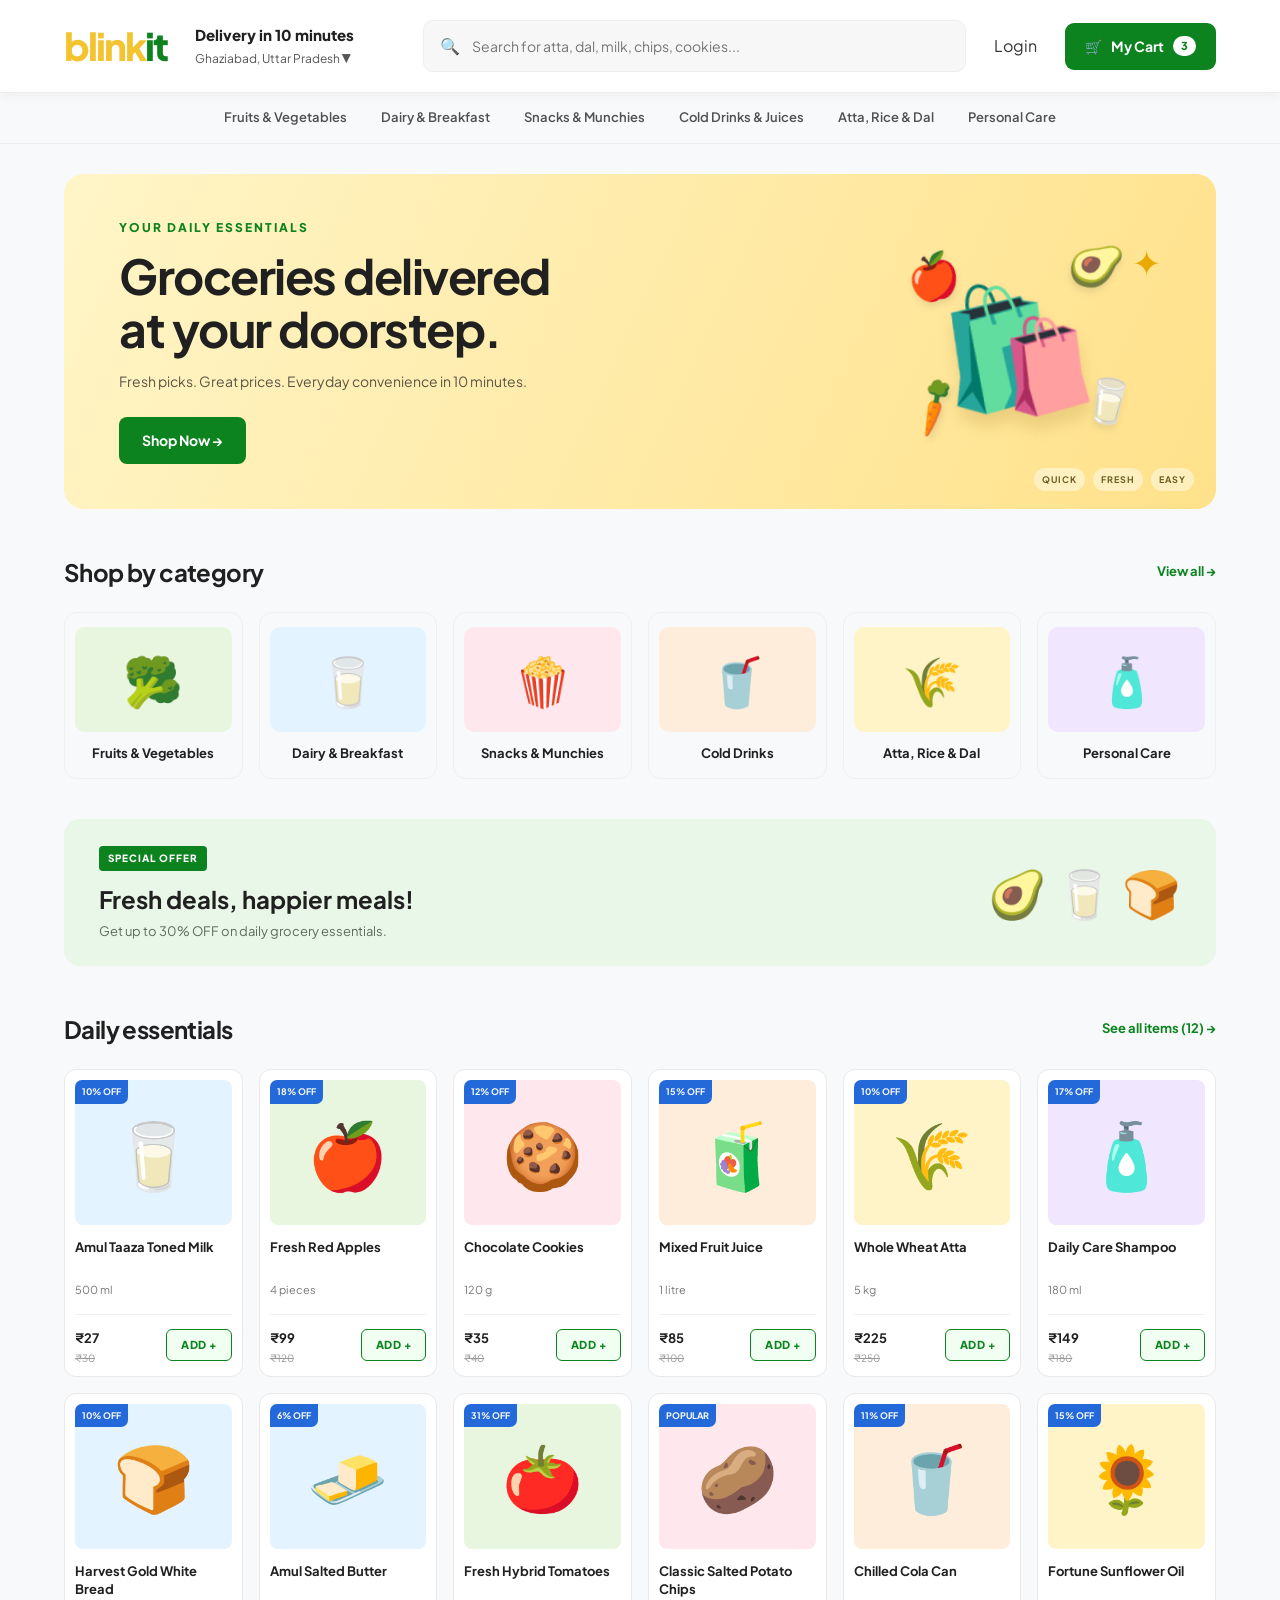
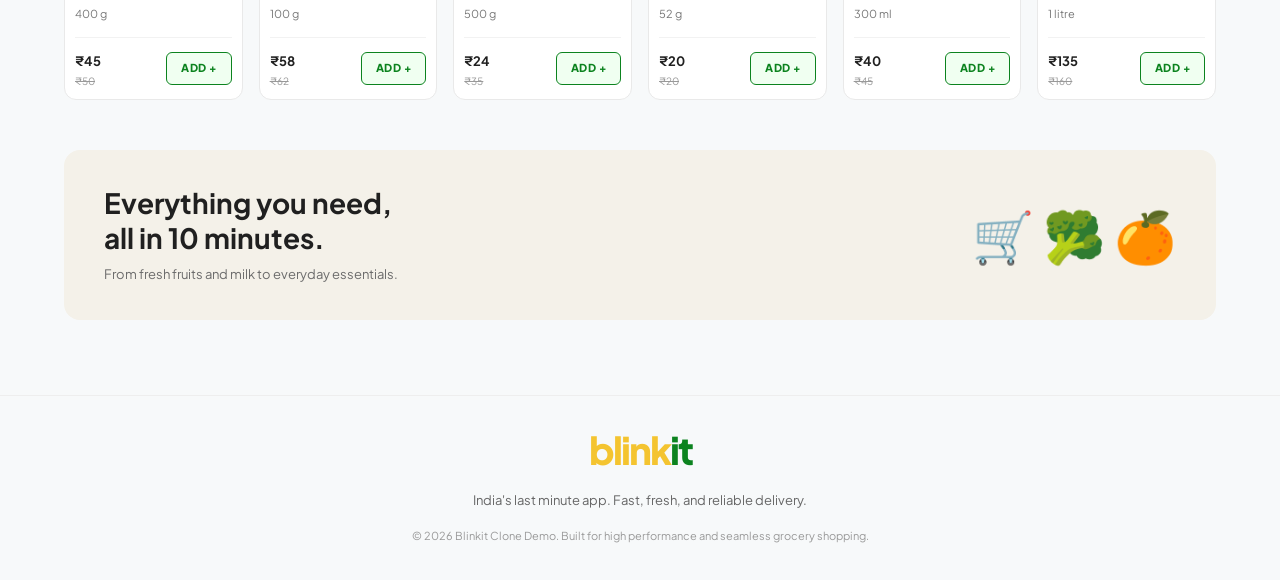
<file: index.html>
<!DOCTYPE html>
<html lang="en">
<head>
    <meta charset="UTF-8">
    <meta name="viewport" content="width=device-width, initial-scale=1.0">
    <title>Blinkit | 10 Minute Grocery Delivery</title>
    <meta name="description" content="Shop daily groceries, fresh fruits, vegetables, dairy, snacks, and essentials delivered to your doorstep in 10 minutes.">
    <link rel="stylesheet" href="index.css">
</head>
<body>

    <!-- Header -->
    <header class="header">
        <a href="index.html" class="logo">blink<span>it</span></a>

        <div class="delivery" title="Delivery location">
            <h3>Delivery in 10 minutes</h3>
            <p>Ghaziabad, Uttar Pradesh ▼</p>
        </div>

        <form class="search" action="#products">
            <span>🔍</span>
            <input type="search" placeholder="Search for atta, dal, milk, chips, cookies..." aria-label="Search products">
        </form>

        <a href="login.html" class="login" id="headerLoginBtn">Login</a>
        <a href="cart.html" class="cart" id="headerCartBtn">
            <span class="cart-icon">🛒</span>
            <span class="cart-text">My Cart</span>
            <span class="cart-badge">3</span>
        </a>
    </header>

    <!-- Categories Strip -->
    <nav class="categories">
        <a href="#fruits">Fruits & Vegetables</a>
        <a href="#dairy">Dairy & Breakfast</a>
        <a href="#snacks">Snacks & Munchies</a>
        <a href="#drinks">Cold Drinks & Juices</a>
        <a href="#staples">Atta, Rice & Dal</a>
        <a href="#personal">Personal Care</a>
    </nav>

    <main class="container">

        <!-- Hero Section -->
        <section class="hero">
            <div class="hero-content">
                <p class="eyebrow">YOUR DAILY ESSENTIALS</p>
                <h1>Groceries delivered<br>at your doorstep.</h1>
                <p>Fresh picks. Great prices. Everyday convenience in 10 minutes.</p>
                <a href="#products" class="shop-btn">Shop Now →</a>
            </div>

            <div class="hero-art" aria-label="Grocery basket illustration">
                <span class="fruit fruit-one">🍎</span>
                <span class="fruit fruit-two">🥑</span>
                <span class="fruit fruit-three">🥕</span>
                <span class="fruit fruit-four">🥛</span>
                <div class="basket">🛍️</div>
                <span class="sparkle">✦</span>
            </div>

            <div class="hero-label">
                <strong>QUICK</strong>
                <strong>FRESH</strong>
                <strong>EASY</strong>
            </div>
        </section>

        <!-- Category Grid -->
        <section class="section">
            <div class="section-heading">
                <h2>Shop by category</h2>
                <a href="#products">View all →</a>
            </div>

            <div class="category-grid">
                <a href="#fruits" class="category-card">
                    <div class="category-image bg-green">🥦</div>
                    <h3>Fruits & Vegetables</h3>
                </a>

                <a href="#dairy" class="category-card">
                    <div class="category-image bg-blue">🥛</div>
                    <h3>Dairy & Breakfast</h3>
                </a>

                <a href="#snacks" class="category-card">
                    <div class="category-image bg-pink">🍿</div>
                    <h3>Snacks & Munchies</h3>
                </a>

                <a href="#drinks" class="category-card">
                    <div class="category-image bg-orange">🥤</div>
                    <h3>Cold Drinks</h3>
                </a>

                <a href="#staples" class="category-card">
                    <div class="category-image bg-yellow">🌾</div>
                    <h3>Atta, Rice & Dal</h3>
                </a>

                <a href="#personal" class="category-card">
                    <div class="category-image bg-purple">🧴</div>
                    <h3>Personal Care</h3>
                </a>
            </div>
        </section>

        <!-- Promotional Offer Strip -->
        <section class="offer-strip">
            <div>
                <span class="offer-tag">SPECIAL OFFER</span>
                <h2>Fresh deals, happier meals!</h2>
                <p>Get up to 30% OFF on daily grocery essentials.</p>
            </div>
            <div class="offer-emoji">🥑 🥛 🍞</div>
        </section>

        <!-- Daily Essentials Product Catalog -->
        <section class="section" id="products">
            <div class="section-heading">
                <h2>Daily essentials</h2>
                <a href="#products">See all items (12) →</a>
            </div>

            <div class="product-grid">

                <!-- 1. Dairy Milk -->
                <article class="product-card" id="dairy">
                    <div class="product-image bg-blue">
                        <span class="discount">10% OFF</span>
                        🥛
                    </div>
                    <h3 class="product-name">Amul Taaza Toned Milk</h3>
                    <p class="quantity">500 ml</p>
                    <div class="product-bottom">
                        <div>
                            <strong>₹27</strong>
                            <del>₹30</del>
                        </div>
                        <div class="add-btn-container">
                            <a href="cart.html" class="add-btn">ADD +</a>
                        </div>
                    </div>
                </article>

                <!-- 2. Apples -->
                <article class="product-card" id="fruits">
                    <div class="product-image bg-green">
                        <span class="discount">18% OFF</span>
                        🍎
                    </div>
                    <h3 class="product-name">Fresh Red Apples</h3>
                    <p class="quantity">4 pieces</p>
                    <div class="product-bottom">
                        <div>
                            <strong>₹99</strong>
                            <del>₹120</del>
                        </div>
                        <div class="add-btn-container">
                            <a href="cart.html" class="add-btn">ADD +</a>
                        </div>
                    </div>
                </article>

                <!-- 3. Cookies -->
                <article class="product-card" id="snacks">
                    <div class="product-image bg-pink">
                        <span class="discount">12% OFF</span>
                        🍪
                    </div>
                    <h3 class="product-name">Chocolate Cookies</h3>
                    <p class="quantity">120 g</p>
                    <div class="product-bottom">
                        <div>
                            <strong>₹35</strong>
                            <del>₹40</del>
                        </div>
                        <div class="add-btn-container">
                            <a href="cart.html" class="add-btn">ADD +</a>
                        </div>
                    </div>
                </article>

                <!-- 4. Mixed Fruit Juice -->
                <article class="product-card" id="drinks">
                    <div class="product-image bg-orange">
                        <span class="discount">15% OFF</span>
                        🧃
                    </div>
                    <h3 class="product-name">Mixed Fruit Juice</h3>
                    <p class="quantity">1 litre</p>
                    <div class="product-bottom">
                        <div>
                            <strong>₹85</strong>
                            <del>₹100</del>
                        </div>
                        <div class="add-btn-container">
                            <a href="cart.html" class="add-btn">ADD +</a>
                        </div>
                    </div>
                </article>

                <!-- 5. Atta -->
                <article class="product-card" id="staples">
                    <div class="product-image bg-yellow">
                        <span class="discount">10% OFF</span>
                        🌾
                    </div>
                    <h3 class="product-name">Whole Wheat Atta</h3>
                    <p class="quantity">5 kg</p>
                    <div class="product-bottom">
                        <div>
                            <strong>₹225</strong>
                            <del>₹250</del>
                        </div>
                        <div class="add-btn-container">
                            <a href="cart.html" class="add-btn">ADD +</a>
                        </div>
                    </div>
                </article>

                <!-- 6. Shampoo -->
                <article class="product-card" id="personal">
                    <div class="product-image bg-purple">
                        <span class="discount">17% OFF</span>
                        🧴
                    </div>
                    <h3 class="product-name">Daily Care Shampoo</h3>
                    <p class="quantity">180 ml</p>
                    <div class="product-bottom">
                        <div>
                            <strong>₹149</strong>
                            <del>₹180</del>
                        </div>
                        <div class="add-btn-container">
                            <a href="cart.html" class="add-btn">ADD +</a>
                        </div>
                    </div>
                </article>

                <!-- 7. White Bread -->
                <article class="product-card">
                    <div class="product-image bg-blue">
                        <span class="discount">10% OFF</span>
                        🍞
                    </div>
                    <h3 class="product-name">Harvest Gold White Bread</h3>
                    <p class="quantity">400 g</p>
                    <div class="product-bottom">
                        <div>
                            <strong>₹45</strong>
                            <del>₹50</del>
                        </div>
                        <div class="add-btn-container">
                            <a href="cart.html" class="add-btn">ADD +</a>
                        </div>
                    </div>
                </article>

                <!-- 8. Butter -->
                <article class="product-card">
                    <div class="product-image bg-blue">
                        <span class="discount">6% OFF</span>
                        🧈
                    </div>
                    <h3 class="product-name">Amul Salted Butter</h3>
                    <p class="quantity">100 g</p>
                    <div class="product-bottom">
                        <div>
                            <strong>₹58</strong>
                            <del>₹62</del>
                        </div>
                        <div class="add-btn-container">
                            <a href="cart.html" class="add-btn">ADD +</a>
                        </div>
                    </div>
                </article>

                <!-- 9. Tomatoes -->
                <article class="product-card">
                    <div class="product-image bg-green">
                        <span class="discount">31% OFF</span>
                        🍅
                    </div>
                    <h3 class="product-name">Fresh Hybrid Tomatoes</h3>
                    <p class="quantity">500 g</p>
                    <div class="product-bottom">
                        <div>
                            <strong>₹24</strong>
                            <del>₹35</del>
                        </div>
                        <div class="add-btn-container">
                            <a href="cart.html" class="add-btn">ADD +</a>
                        </div>
                    </div>
                </article>

                <!-- 10. Potato Chips -->
                <article class="product-card">
                    <div class="product-image bg-pink">
                        <span class="discount">POPULAR</span>
                        🥔
                    </div>
                    <h3 class="product-name">Classic Salted Potato Chips</h3>
                    <p class="quantity">52 g</p>
                    <div class="product-bottom">
                        <div>
                            <strong>₹20</strong>
                            <del>₹20</del>
                        </div>
                        <div class="add-btn-container">
                            <a href="cart.html" class="add-btn">ADD +</a>
                        </div>
                    </div>
                </article>

                <!-- 11. Chilled Cola Can -->
                <article class="product-card">
                    <div class="product-image bg-orange">
                        <span class="discount">11% OFF</span>
                        🥤
                    </div>
                    <h3 class="product-name">Chilled Cola Can</h3>
                    <p class="quantity">300 ml</p>
                    <div class="product-bottom">
                        <div>
                            <strong>₹40</strong>
                            <del>₹45</del>
                        </div>
                        <div class="add-btn-container">
                            <a href="cart.html" class="add-btn">ADD +</a>
                        </div>
                    </div>
                </article>

                <!-- 12. Sunflower Oil -->
                <article class="product-card">
                    <div class="product-image bg-yellow">
                        <span class="discount">15% OFF</span>
                        🌻
                    </div>
                    <h3 class="product-name">Fortune Sunflower Oil</h3>
                    <p class="quantity">1 litre</p>
                    <div class="product-bottom">
                        <div>
                            <strong>₹135</strong>
                            <del>₹160</del>
                        </div>
                        <div class="add-btn-container">
                            <a href="cart.html" class="add-btn">ADD +</a>
                        </div>
                    </div>
                </article>

            </div>
        </section>

        <!-- Bottom Banner -->
        <section class="bottom-banner">
            <div>
                <h2>Everything you need,<br>all in 10 minutes.</h2>
                <p>From fresh fruits and milk to everyday essentials.</p>
            </div>
            <div class="bottom-art">🛒 🥦 🍊</div>
        </section>

    </main>

    <!-- Footer -->
    <footer class="footer">
        <a href="index.html" class="logo">blink<span>it</span></a>
        <p>India's last minute app. Fast, fresh, and reliable delivery.</p>
        <p class="copyright">
            © 2026 Blinkit Clone Demo. Built for high performance and seamless grocery shopping.
        </p>
    </footer>

</body>
</html>
</file>
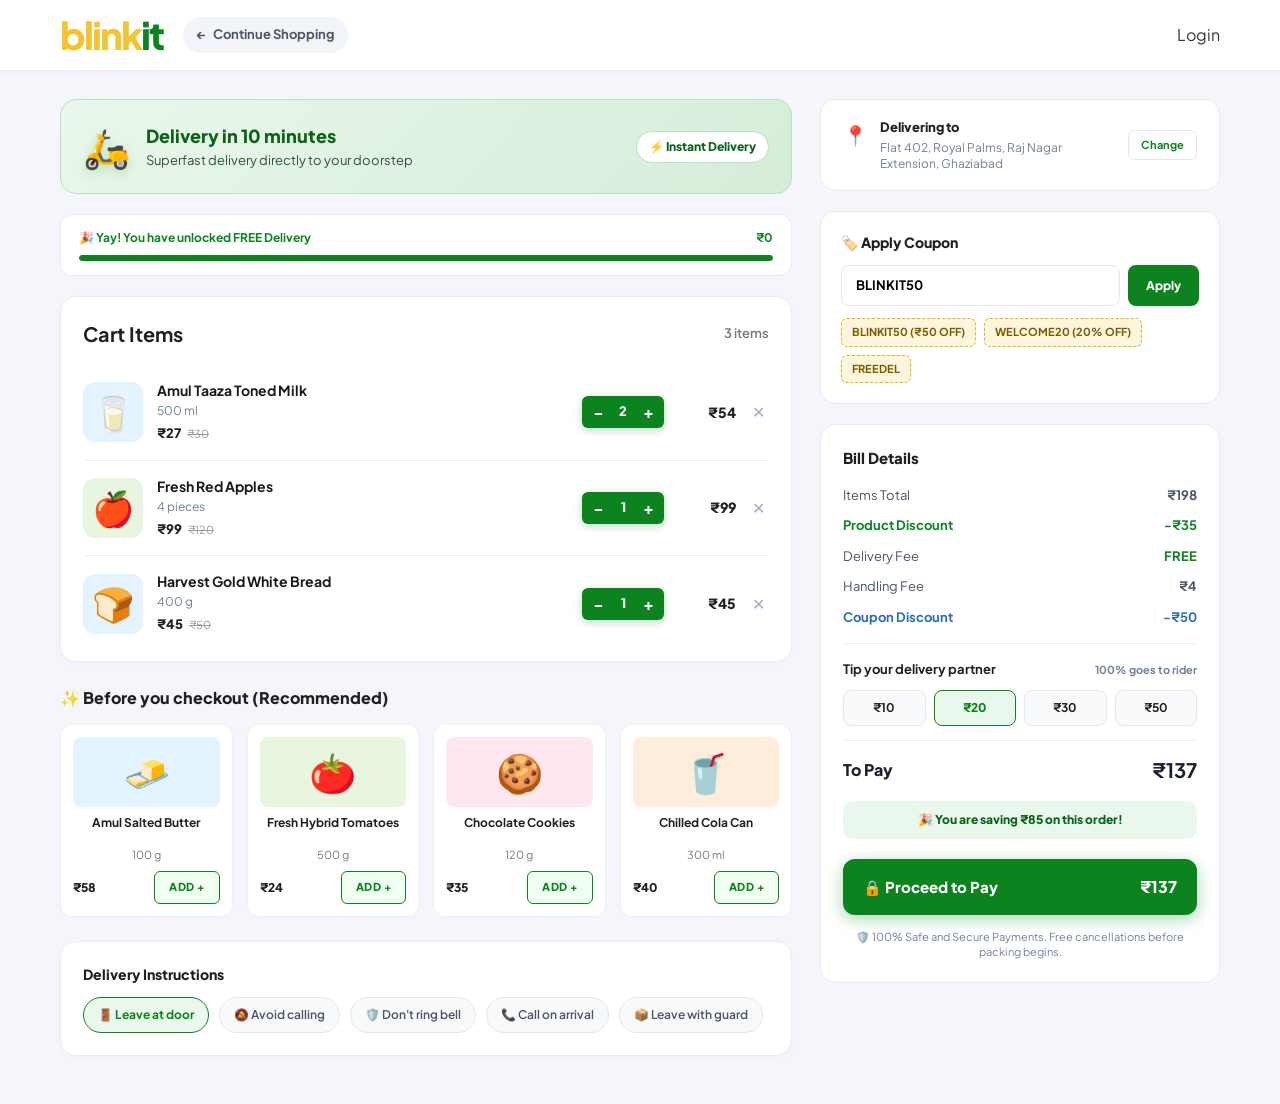
<file: cart.html>
<!DOCTYPE html>
<html lang="en">
<head>
    <meta charset="UTF-8">
    <meta name="viewport" content="width=device-width, initial-scale=1.0">
    <title>My Cart & Checkout | Blinkit</title>
    <meta name="description" content="View your cart and get instant 10-minute grocery delivery from Blinkit.">
    <link rel="stylesheet" href="index.css">
</head>
<body class="page-wrapper">

    <!-- Cart Page Header -->
    <header class="cart-page-header">
        <div class="cart-header-inner">
            <div class="cart-header-left">
                <a href="index.html" class="logo">blink<span>it</span></a>
                <a href="index.html" class="back-link">
                    <span>←</span> Continue Shopping
                </a>
            </div>

            <div class="cart-header-right">
                <a href="login.html" class="login" id="headerLoginBtn">Login</a>
            </div>
        </div>
    </header>

    <!-- Main Cart Content -->
    <main class="cart-page-container">

        <!-- Full Cart Layout -->
        <div class="cart-layout" id="cartFullLayout">

            <!-- Left Column: Items & Delivery -->
            <div class="cart-main-col">

                <!-- 10 Minute Delivery Guarantee Banner -->
                <div class="delivery-eta-card">
                    <div class="eta-left">
                        <div class="eta-bike">🛵</div>
                        <div class="eta-text">
                            <h2>Delivery in 10 minutes</h2>
                            <p>Superfast delivery directly to your doorstep</p>
                        </div>
                    </div>
                    <span class="eta-badge">⚡ Instant Delivery</span>
                </div>

                <!-- Free Delivery Meter -->
                <div class="free-del-meter" id="freeDelMeter">
                    <div class="meter-header" style="color: var(--green);">
                        <span>🎉 Yay! You have unlocked <strong>FREE Delivery</strong></span>
                        <span>₹0</span>
                    </div>
                    <div class="meter-bar">
                        <div class="meter-fill" style="width: 100%;"></div>
                    </div>
                </div>

                <!-- Cart Items Card -->
                <div class="cart-card cart-items-card">
                    <div class="cart-card-title">
                        <h3>Cart Items</h3>
                        <span id="cartItemsCount">3 items</span>
                    </div>

                    <!-- Items List Container -->
                    <div id="cartItemsList">

                        <!-- Item 1: Milk -->
                        <div class="cart-item-row">
                            <div class="item-pic bg-blue">🥛</div>
                            <div class="item-info">
                                <h4 class="item-name">Amul Taaza Toned Milk</h4>
                                <p class="item-unit">500 ml</p>
                                <p class="item-price-unit">
                                    <strong>₹27</strong>
                                    <del>₹30</del>
                                </p>
                            </div>
                            <div class="item-actions">
                                <div class="qty-stepper">
                                    <span class="qty-btn">−</span>
                                    <span class="qty-count">2</span>
                                    <span class="qty-btn">+</span>
                                </div>
                                <div class="item-total-price">₹54</div>
                                <a href="#item-removed" class="item-remove-btn" title="Remove item">✕</a>
                            </div>
                        </div>

                        <!-- Item 2: Apples -->
                        <div class="cart-item-row">
                            <div class="item-pic bg-green">🍎</div>
                            <div class="item-info">
                                <h4 class="item-name">Fresh Red Apples</h4>
                                <p class="item-unit">4 pieces</p>
                                <p class="item-price-unit">
                                    <strong>₹99</strong>
                                    <del>₹120</del>
                                </p>
                            </div>
                            <div class="item-actions">
                                <div class="qty-stepper">
                                    <span class="qty-btn">−</span>
                                    <span class="qty-count">1</span>
                                    <span class="qty-btn">+</span>
                                </div>
                                <div class="item-total-price">₹99</div>
                                <a href="#item-removed" class="item-remove-btn" title="Remove item">✕</a>
                            </div>
                        </div>

                        <!-- Item 3: Bread -->
                        <div class="cart-item-row">
                            <div class="item-pic bg-blue">🍞</div>
                            <div class="item-info">
                                <h4 class="item-name">Harvest Gold White Bread</h4>
                                <p class="item-unit">400 g</p>
                                <p class="item-price-unit">
                                    <strong>₹45</strong>
                                    <del>₹50</del>
                                </p>
                            </div>
                            <div class="item-actions">
                                <div class="qty-stepper">
                                    <span class="qty-btn">−</span>
                                    <span class="qty-count">1</span>
                                    <span class="qty-btn">+</span>
                                </div>
                                <div class="item-total-price">₹45</div>
                                <a href="#item-removed" class="item-remove-btn" title="Remove item">✕</a>
                            </div>
                        </div>

                    </div>
                </div>

                <!-- Missed Something / Recommendations -->
                <section class="recommendations-section">
                    <h4 class="rec-title">✨ Before you checkout (Recommended)</h4>
                    <div class="rec-grid" id="recommendationsGrid">

                        <div class="rec-card">
                            <div>
                                <div class="rec-emoji bg-blue">🧈</div>
                                <h5 class="rec-name">Amul Salted Butter</h5>
                                <p class="rec-unit">100 g</p>
                            </div>
                            <div class="rec-bottom">
                                <span class="rec-price">₹58</span>
                                <a href="#added" class="add-btn">ADD +</a>
                            </div>
                        </div>

                        <div class="rec-card">
                            <div>
                                <div class="rec-emoji bg-green">🍅</div>
                                <h5 class="rec-name">Fresh Hybrid Tomatoes</h5>
                                <p class="rec-unit">500 g</p>
                            </div>
                            <div class="rec-bottom">
                                <span class="rec-price">₹24</span>
                                <a href="#added" class="add-btn">ADD +</a>
                            </div>
                        </div>

                        <div class="rec-card">
                            <div>
                                <div class="rec-emoji bg-pink">🍪</div>
                                <h5 class="rec-name">Chocolate Cookies</h5>
                                <p class="rec-unit">120 g</p>
                            </div>
                            <div class="rec-bottom">
                                <span class="rec-price">₹35</span>
                                <a href="#added" class="add-btn">ADD +</a>
                            </div>
                        </div>

                        <div class="rec-card">
                            <div>
                                <div class="rec-emoji bg-orange">🥤</div>
                                <h5 class="rec-name">Chilled Cola Can</h5>
                                <p class="rec-unit">300 ml</p>
                            </div>
                            <div class="rec-bottom">
                                <span class="rec-price">₹40</span>
                                <a href="#added" class="add-btn">ADD +</a>
                            </div>
                        </div>

                    </div>
                </section>

                <!-- Delivery Instructions (Pure CSS Selectable Chips) -->
                <div class="cart-card instructions-card" style="margin-top: 24px;">
                    <h4>Delivery Instructions</h4>
                    <div class="instructions-chips">
                        <input type="checkbox" id="inst-door" class="inst-check" checked>
                        <label for="inst-door" class="inst-chip">🚪 Leave at door</label>

                        <input type="checkbox" id="inst-quiet" class="inst-check">
                        <label for="inst-quiet" class="inst-chip">🔕 Avoid calling</label>

                        <input type="checkbox" id="inst-bell" class="inst-check">
                        <label for="inst-bell" class="inst-chip">🛡️ Don't ring bell</label>

                        <input type="checkbox" id="inst-call" class="inst-check">
                        <label for="inst-call" class="inst-chip">📞 Call on arrival</label>

                        <input type="checkbox" id="inst-guard" class="inst-check">
                        <label for="inst-guard" class="inst-chip">📦 Leave with guard</label>
                    </div>
                </div>

            </div>

            <!-- Right Column: Promo, Bill Details & Checkout -->
            <div class="cart-side-col">

                <!-- Delivery Address Card -->
                <div class="address-card">
                    <div class="address-card-info">
                        <span class="addr-icon">📍</span>
                        <div class="addr-text">
                            <h4>Delivering to</h4>
                            <p id="currentDeliveryAddress">Flat 402, Royal Palms, Raj Nagar Extension, Ghaziabad</p>
                        </div>
                    </div>
                    <a href="login.html#addresses" class="change-addr-btn">Change</a>
                </div>

                <!-- Promo Code Card -->
                <div class="promo-card">
                    <h4 class="promo-title">🏷️ Apply Coupon</h4>
                    <form class="promo-form" action="#coupon-applied">
                        <input type="text" class="promo-input" id="promoCodeInput" placeholder="Enter coupon code" value="BLINKIT50">
                        <button type="submit" class="promo-apply-btn">Apply</button>
                    </form>

                    <!-- Clickable Quick Promo Badges -->
                    <div class="promo-tags">
                        <a href="#coupon-applied" class="promo-tag">BLINKIT50 (₹50 OFF)</a>
                        <a href="#coupon-applied" class="promo-tag">WELCOME20 (20% OFF)</a>
                        <a href="#coupon-applied" class="promo-tag">FREEDEL</a>
                    </div>

                    <!-- Applied Coupon Banner (Pure CSS :target) -->
                    <div class="applied-promo-banner" id="coupon-applied" style="display: none;">
                        <span>🏷️ Coupon <strong>BLINKIT50</strong> applied! (-₹50)</span>
                        <a href="#" class="remove-promo-btn">Remove</a>
                    </div>
                </div>

                <!-- Bill Details Card -->
                <div class="bill-card">
                    <h3 class="bill-card-title">Bill Details</h3>

                    <div class="bill-row">
                        <span>Items Total</span>
                        <strong>₹198</strong>
                    </div>

                    <div class="bill-row savings-row">
                        <span>Product Discount</span>
                        <strong>-₹35</strong>
                    </div>

                    <div class="bill-row">
                        <span>Delivery Fee</span>
                        <strong style="color: var(--green);">FREE</strong>
                    </div>

                    <div class="bill-row">
                        <span>Handling Fee</span>
                        <strong>₹4</strong>
                    </div>

                    <div class="bill-row discount-row">
                        <span>Coupon Discount</span>
                        <strong>-₹50</strong>
                    </div>

                    <!-- Pure CSS Tip Selector -->
                    <div class="tip-section">
                        <div class="tip-title">
                            <span>Tip your delivery partner</span>
                            <small style="color:#718096; font-size:11px;">100% goes to rider</small>
                        </div>
                        <div class="tip-chips">
                            <input type="radio" name="tip" id="tip-none" class="tip-radio">

                            <input type="radio" name="tip" id="tip-10" class="tip-radio">
                            <label for="tip-10" class="tip-chip">₹10</label>

                            <input type="radio" name="tip" id="tip-20" class="tip-radio" checked>
                            <label for="tip-20" class="tip-chip">₹20</label>

                            <input type="radio" name="tip" id="tip-30" class="tip-radio">
                            <label for="tip-30" class="tip-chip">₹30</label>

                            <input type="radio" name="tip" id="tip-50" class="tip-radio">
                            <label for="tip-50" class="tip-chip">₹50</label>
                        </div>
                    </div>

                    <div class="bill-divider"></div>

                    <div class="bill-total-row">
                        <span>To Pay</span>
                        <strong class="bill-total-amount">₹137</strong>
                    </div>

                    <!-- Savings Banner -->
                    <div class="savings-banner">
                        🎉 You are saving ₹85 on this order!
                    </div>

                    <!-- Proceed to Pay CTA (Opens Pure CSS :target Modal) -->
                    <div class="checkout-cta-box">
                        <a href="#checkout-modal" class="pay-btn" style="text-decoration:none;">
                            <span class="pay-btn-label">
                                <span>🔒 Proceed to Pay</span>
                            </span>
                            <span class="pay-btn-amount">₹137</span>
                        </a>
                    </div>

                    <p class="safety-note">
                        🛡️ 100% Safe and Secure Payments. Free cancellations before packing begins.
                    </p>
                </div>

            </div>

        </div>

    </main>

    <!-- Pure CSS Checkout & Payment Modal (:target) -->
    <div class="modal-backdrop" id="checkout-modal">
        <div class="modal-window">
            <div class="modal-header">
                <h3>Select Payment Method</h3>
                <a href="#" class="modal-close-btn" aria-label="Close modal">✕</a>
            </div>
            <div class="modal-body">
                <div class="payment-methods-list">

                    <label class="payment-option-card selected">
                        <div class="pay-opt-left">
                            <span class="pay-opt-icon">⚡</span>
                            <div>
                                <div class="pay-opt-title">UPI (Google Pay, PhonePe, Paytm)</div>
                                <div class="pay-opt-subtitle">Fastest & recommended</div>
                            </div>
                        </div>
                        <input type="radio" name="paymentMethod" value="UPI" class="pay-radio" checked>
                    </label>

                    <label class="payment-option-card">
                        <div class="pay-opt-left">
                            <span class="pay-opt-icon">💳</span>
                            <div>
                                <div class="pay-opt-title">Credit or Debit Card</div>
                                <div class="pay-opt-subtitle">Visa, Mastercard, RuPay, Amex</div>
                            </div>
                        </div>
                        <input type="radio" name="paymentMethod" value="Card" class="pay-radio">
                    </label>

                    <label class="payment-option-card">
                        <div class="pay-opt-left">
                            <span class="pay-opt-icon">🏦</span>
                            <div>
                                <div class="pay-opt-title">Net Banking</div>
                                <div class="pay-opt-subtitle">All major Indian banks supported</div>
                            </div>
                        </div>
                        <input type="radio" name="paymentMethod" value="NetBanking" class="pay-radio">
                    </label>

                    <label class="payment-option-card">
                        <div class="pay-opt-left">
                            <span class="pay-opt-icon">💵</span>
                            <div>
                                <div class="pay-opt-title">Cash on Delivery (COD)</div>
                                <div class="pay-opt-subtitle">Pay with cash or UPI on delivery</div>
                            </div>
                        </div>
                        <input type="radio" name="paymentMethod" value="COD" class="pay-radio">
                    </label>

                </div>

                <!-- Pure CSS Action: Links directly to Order Success Modal -->
                <a href="#order-success" class="auth-primary-btn" style="display:block; text-align:center; text-decoration:none;">
                    Pay ₹137 & Place Order →
                </a>
            </div>
        </div>
    </div>

    <!-- Pure CSS Order Success Celebration Modal (:target) -->
    <div class="modal-backdrop" id="order-success">
        <div class="modal-window">
            <div class="modal-header">
                <h3>Order Status</h3>
                <a href="#" class="modal-close-btn" aria-label="Close modal">✕</a>
            </div>
            <div class="modal-body">
                <div class="success-card-content">
                    <div class="confetti-art">🎉</div>
                    <h2>Order Placed!</h2>
                    <p>Your order <strong>#BLNK-98421</strong> has been confirmed.</p>

                    <!-- Live Tracker Box -->
                    <div class="live-tracker-box">
                        <div class="tracker-status-line">
                            <div>
                                <h4 style="font-size:14px; font-weight:800; color:#1a202c;">Arriving in 10 minutes</h4>
                                <p style="font-size:12px; color:#718096;">Flat 402, Royal Palms, Raj Nagar Extension, Ghaziabad</p>
                            </div>
                            <span class="timer-chip">ETA: 09:59</span>
                        </div>

                        <!-- Progress Step Nodes -->
                        <div class="delivery-steps">
                            <div class="step-node done">
                                <div class="step-dot">✓</div>
                                <span>Placed</span>
                            </div>
                            <div class="step-node done">
                                <div class="step-dot">✓</div>
                                <span>Packed</span>
                            </div>
                            <div class="step-node done">
                                <div class="step-dot">🛵</div>
                                <span>On the way</span>
                            </div>
                            <div class="step-node">
                                <div class="step-dot">🏠</div>
                                <span>Delivered</span>
                            </div>
                        </div>
                    </div>

                    <div style="display:flex; gap:10px; margin-top:20px;">
                        <a href="login.html#profile" class="auth-primary-btn" style="text-decoration:none; text-align:center;">View in My Orders</a>
                        <a href="index.html" class="start-shopping-btn" style="flex:1; background:#f1f4f8; color:#1a202c; box-shadow:none; text-align:center;">Shop More</a>
                    </div>
                </div>
            </div>
        </div>
    </div>

</body>
</html>
</file>
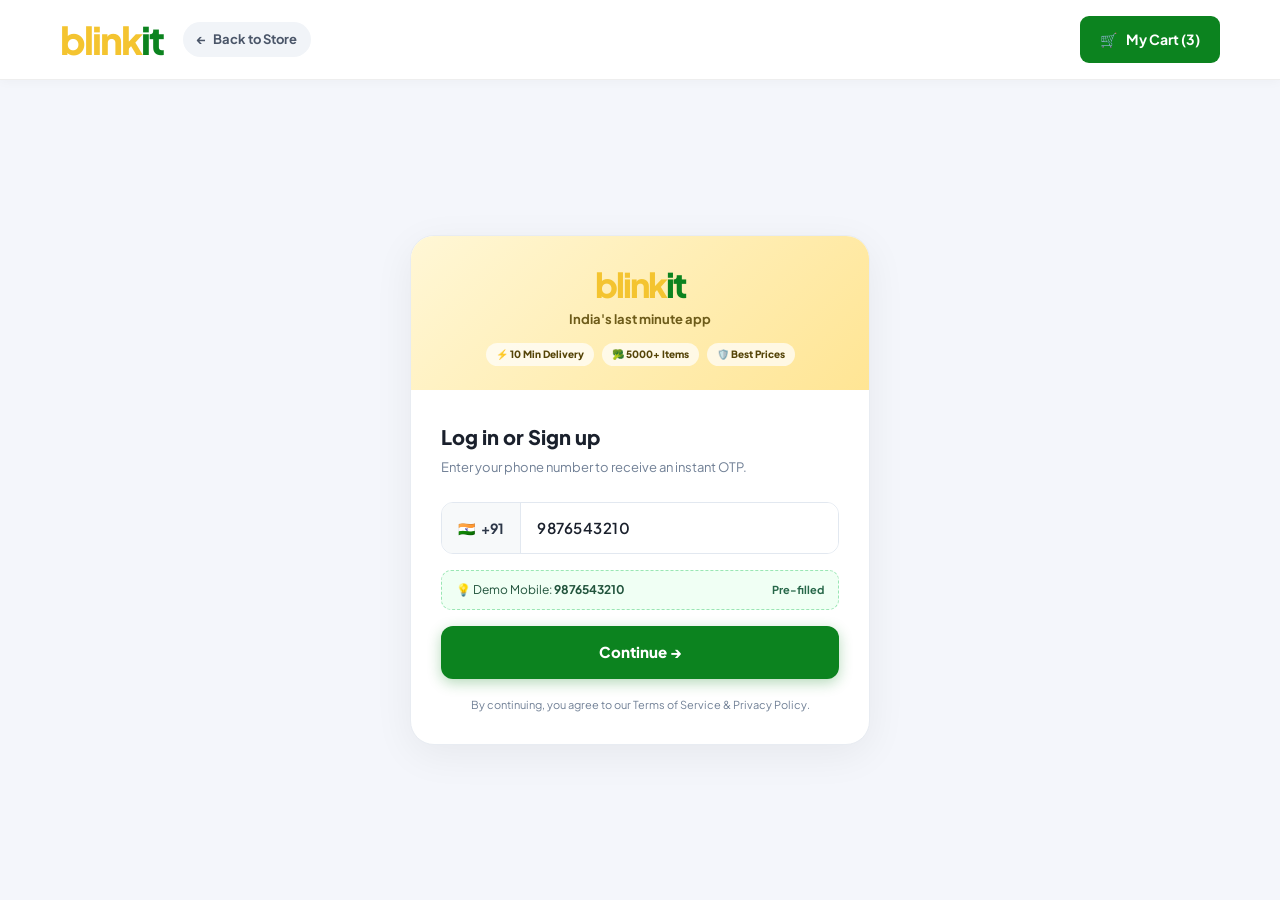
<file: login.html>
<!DOCTYPE html>
<html lang="en">
<head>
    <meta charset="UTF-8">
    <meta name="viewport" content="width=device-width, initial-scale=1.0">
    <title>Login & Account | Blinkit</title>
    <meta name="description" content="Log in to your Blinkit account to manage orders, addresses, and instant 10-minute grocery delivery.">
    <link rel="stylesheet" href="index.css">
</head>
<body class="page-wrapper">

    <!-- Header -->
    <header class="cart-page-header">
        <div class="cart-header-inner">
            <div class="cart-header-left">
                <a href="index.html" class="logo">blink<span>it</span></a>
                <a href="index.html" class="back-link">
                    <span>←</span> Back to Store
                </a>
            </div>

            <div class="cart-header-right">
                <a href="cart.html" class="cart" id="headerCartBtn">
                    <span class="cart-icon">🛒</span>
                    <span class="cart-text">My Cart (3)</span>
                </a>
            </div>
        </div>
    </header>

    <!-- Pure CSS View Control Radios (No JS Required) -->
    <input type="radio" name="auth-mode" id="auth-phone-mode" class="auth-mode-radio" checked>
    <input type="radio" name="auth-mode" id="auth-otp-mode" class="auth-mode-radio">
    <input type="radio" name="auth-mode" id="auth-profile-mode" class="auth-mode-radio">

    <!-- Main Content Area -->
    <main class="auth-wrapper">

        <!-- VIEW 1: Phone Login View (Default) -->
        <div class="auth-card auth-view-panel" id="phone-view-box">
            <!-- Hero Top Banner -->
            <div class="auth-hero-banner">
                <a href="index.html" class="logo">blink<span>it</span></a>
                <p class="auth-tagline">India's last minute app</p>
                <div class="auth-features-pills">
                    <span class="auth-pill">⚡ 10 Min Delivery</span>
                    <span class="auth-pill">🥦 5000+ Items</span>
                    <span class="auth-pill">🛡️ Best Prices</span>
                </div>
            </div>

            <div class="auth-card-body">
                <h3 class="auth-step-title">Log in or Sign up</h3>
                <p class="auth-step-sub">Enter your phone number to receive an instant OTP.</p>

                <form action="#otp-view-box">
                    <div class="phone-field-group">
                        <div class="phone-prefix">
                            <span>🇮🇳</span>
                            <span>+91</span>
                        </div>
                        <input type="tel" id="phoneInput" class="phone-input" placeholder="Enter 10-digit mobile" maxlength="10" value="9876543210" required>
                    </div>

                    <div class="demo-fill-card" style="margin-bottom: 16px;">
                        <span>💡 Demo Mobile: <strong>9876543210</strong></span>
                        <span style="font-size: 11px; color: #276749; font-weight: 700;">Pre-filled</span>
                    </div>

                    <!-- Pure CSS Switch to OTP Step -->
                    <label for="auth-otp-mode" class="auth-primary-btn" style="display:block; text-align:center; cursor:pointer;">
                        Continue →
                    </label>
                </form>

                <p style="font-size: 11px; color: #718096; text-align: center; margin-top: 18px; line-height: 1.4;">
                    By continuing, you agree to our Terms of Service & Privacy Policy.
                </p>
            </div>
        </div>

        <!-- VIEW 2: OTP Verification View -->
        <div class="auth-card auth-view-panel" id="otp-view-box">
            <!-- Hero Top Banner -->
            <div class="auth-hero-banner">
                <a href="index.html" class="logo">blink<span>it</span></a>
                <p class="auth-tagline">Verification Code</p>
                <div class="auth-features-pills">
                    <span class="auth-pill">⚡ Instant OTP</span>
                    <span class="auth-pill">🔒 Secure Login</span>
                </div>
            </div>

            <div class="auth-card-body">
                <div style="display:flex; justify-content:space-between; align-items:center; margin-bottom:6px;">
                    <h3 class="auth-step-title">Enter OTP</h3>
                    <label for="auth-phone-mode" style="color:var(--green); font-size:12px; font-weight:700; cursor:pointer;">Edit Phone</label>
                </div>
                <p class="auth-step-sub">We sent a 4-digit code to <strong>+91 9876543210</strong></p>

                <form action="#profile-view-box">
                    <!-- 4 Digit Boxes pre-filled with demo OTP 1234 -->
                    <div class="otp-boxes-group">
                        <input type="text" class="otp-digit" maxlength="1" value="1" readonly>
                        <input type="text" class="otp-digit" maxlength="1" value="2" readonly>
                        <input type="text" class="otp-digit" maxlength="1" value="3" readonly>
                        <input type="text" class="otp-digit" maxlength="1" value="4" readonly>
                    </div>

                    <div class="demo-fill-card">
                        <span>⚡ Demo OTP: <strong>1234</strong></span>
                        <span style="font-size: 11px; color: #276749; font-weight: 700;">Verified Code</span>
                    </div>

                    <div style="margin-bottom: 16px;">
                        <label style="font-size:12px; font-weight:700; color:#4a5568; display:block; margin-bottom:6px;">Name</label>
                        <input type="text" value="Shivansh" style="width:100%; border:1px solid #e2e8f0; border-radius:10px; padding:12px; font-size:14px; outline:none;" readonly>
                    </div>

                    <!-- Pure CSS Switch to Profile Dashboard -->
                    <label for="auth-profile-mode" class="auth-primary-btn" style="display:block; text-align:center; cursor:pointer;">
                        Verify & Continue →
                    </label>

                    <div class="resend-box">
                        <span>Resend code in </span>
                        <span style="color: var(--green); font-weight: 800;">(0s) Resend OTP</span>
                    </div>
                </form>
            </div>
        </div>

        <!-- VIEW 3: Logged In User Dashboard -->
        <div class="profile-dashboard auth-view-panel" id="profile-view-box">

            <!-- User Info Banner Card -->
            <div class="profile-banner-card">
                <div class="profile-user-info">
                    <div class="profile-avatar-large">S</div>
                    <div class="profile-meta">
                        <h2>Shivansh</h2>
                        <p>+91 98765 43210</p>
                        <span class="member-tag">★ Blinkit Gold Member</span>
                    </div>
                </div>

                <div class="profile-actions">
                    <a href="index.html#products" class="auth-primary-btn" style="text-decoration:none; padding:10px 20px; font-size:13px; font-weight:700;">Start Shopping →</a>
                    <!-- Pure CSS Logout: Switches back to Phone Login -->
                    <label for="auth-phone-mode" class="logout-btn" style="cursor:pointer; display:inline-block;">Log Out</label>
                </div>
            </div>

            <!-- Profile Nav Tabs (Pure CSS Radios) -->
            <input type="radio" name="profile-tab" id="tab-orders-radio" class="tab-radio" checked>
            <input type="radio" name="profile-tab" id="tab-addr-radio" class="tab-radio">

            <div class="profile-tabs-nav">
                <label for="tab-orders-radio" class="tab-btn" style="cursor:pointer;">📦 My Orders (2)</label>
                <label for="tab-addr-radio" class="tab-btn" style="cursor:pointer;">📍 Saved Addresses (2)</label>
            </div>

            <!-- Tab Content: Orders -->
            <div id="ordersTabContent" class="profile-tab-content" style="display:block;">

                <!-- Order 1: Recent -->
                <div class="order-card">
                    <div class="order-card-header">
                        <div class="order-id-group">
                            <h4>#BLNK-98421</h4>
                            <span class="order-date">Today, 10:15 AM</span>
                        </div>
                        <span class="order-status-pill">
                            ✓ Delivered
                        </span>
                    </div>

                    <div class="order-items-preview">
                        <div class="order-item-badge">
                            <span>🥛</span>
                            <span>Amul Taaza Milk (2x)</span>
                        </div>
                        <div class="order-item-badge">
                            <span>🍞</span>
                            <span>Harvest Gold Bread (1x)</span>
                        </div>
                    </div>

                    <div class="order-card-footer">
                        <div>
                            <span style="font-size:12px; color:#718096;">Total Paid: </span>
                            <strong class="order-footer-total">₹99</strong>
                        </div>
                        <a href="cart.html" class="reorder-btn" style="text-decoration:none;">
                            🔄 Reorder Items
                        </a>
                    </div>
                </div>

                <!-- Order 2: Yesterday -->
                <div class="order-card">
                    <div class="order-card-header">
                        <div class="order-id-group">
                            <h4>#BLNK-84291</h4>
                            <span class="order-date">Yesterday, 6:40 PM</span>
                        </div>
                        <span class="order-status-pill">
                            ✓ Delivered
                        </span>
                    </div>

                    <div class="order-items-preview">
                        <div class="order-item-badge">
                            <span>🍎</span>
                            <span>Fresh Red Apples (1x)</span>
                        </div>
                        <div class="order-item-badge">
                            <span>🍪</span>
                            <span>Chocolate Cookies (1x)</span>
                        </div>
                        <div class="order-item-badge">
                            <span>🧃</span>
                            <span>Mixed Fruit Juice (1x)</span>
                        </div>
                    </div>

                    <div class="order-card-footer">
                        <div>
                            <span style="font-size:12px; color:#718096;">Total Paid: </span>
                            <strong class="order-footer-total">₹219</strong>
                        </div>
                        <a href="cart.html" class="reorder-btn" style="text-decoration:none;">
                            🔄 Reorder Items
                        </a>
                    </div>
                </div>

            </div>

            <!-- Tab Content: Addresses -->
            <div id="addressesTabContent" class="profile-tab-content">
                <div style="display:flex; justify-content:space-between; align-items:center; margin-bottom:16px;">
                    <h3 style="font-size:16px; font-weight:800;">Your Delivery Addresses</h3>
                </div>
                <div class="address-grid">
                    <div class="address-box is-default">
                        <span class="address-tag">Home • Default</span>
                        <p>Flat 402, Royal Palms, Raj Nagar Extension, Ghaziabad, UP - 201017</p>
                    </div>
                    <div class="address-box">
                        <span class="address-tag">Work</span>
                        <p>Tower B, 5th Floor, Cyber Heights, Sector 62, Noida, UP - 201301</p>
                    </div>
                </div>
            </div>

        </div>

    </main>

</body>
</html>
</file>
<file: index.css>
@import url('https://fonts.googleapis.com/css2?family=Plus+Jakarta+Sans:wght@400;500;600;700;800;900&display=swap');

/* ---------- Global Styles ---------- */

* {
    margin: 0;
    padding: 0;
    box-sizing: border-box;
}

html {
    scroll-behavior: smooth;
    scroll-padding-top: 100px;
}

body {
    font-family: 'Plus Jakarta Sans', -apple-system, BlinkMacSystemFont, "Segoe UI", Roboto, Helvetica, Arial, sans-serif;
    color: #202020;
    background-color: #f7f9fa;
    line-height: 1.5;
}

a {
    text-decoration: none;
    color: inherit;
}

button,
input {
    font: inherit;
}

:root {
    --yellow: #f8cb46;
    --green: #0c831f;
    --light-green: #e9f7e9;
    --text: #202020;
    --muted: #777777;
    --border: #eeeeee;
}

/* ---------- Header ---------- */

.header {
    display: flex;
    align-items: center;
    gap: 28px;
    padding: 20px 5%;
    border-bottom: 1px solid var(--border);
    background: #ffffff;
}

.logo {
    font-size: 38px;
    font-weight: 900;
    letter-spacing: -2px;
    color: #f4c430;
    line-height: 1;
}

.logo span {
    color: var(--green);
}

.delivery {
    min-width: 200px;
}

.delivery h3 {
    font-size: 15px;
    font-weight: 800;
}

.delivery p {
    font-size: 12px;
    color: #555555;
    margin-top: 4px;
}

.search {
    flex: 1;
    display: flex;
    align-items: center;
    gap: 12px;
    background: #f7f7f7;
    border: 1px solid #eeeeee;
    border-radius: 10px;
    padding: 13px 16px;
    min-width: 100px;
}

.search input {
    border: none;
    outline: none;
    background: transparent;
    width: 100%;
    font-size: 14px;
    color: var(--text);
}

.login {
    font-size: 16px;
    color: #363636;
}

.cart {
    background: var(--green);
    color: #ffffff;
    padding: 13px 20px;
    border-radius: 9px;
    font-size: 14px;
    font-weight: bold;
    white-space: nowrap;
    transition: background 0.2s;
}

.cart:hover {
    background: #086719;
}

/* ---------- Category Navigation ---------- */

.categories {
    display: flex;
    justify-content: center;
    align-items: center;
    gap: 34px;
    padding: 15px 5%;
    border-bottom: 1px solid var(--border);
    overflow-x: auto;
    white-space: nowrap;
}

.categories a {
    font-size: 13px;
    font-weight: 600;
    color: #505050;
    transition: color 0.2s;
}

.categories a:hover {
    color: var(--green);
}

/* ---------- Main Container ---------- */

.container {
    max-width: 1350px;
    margin: auto;
    padding: 30px 5%;
}

/* ---------- Hero Banner ---------- */

.hero {
    position: relative;
    display: flex;
    justify-content: space-between;
    align-items: center;
    overflow: hidden;
    min-height: 300px;
    padding: 45px 55px;
    border-radius: 20px;
    background: linear-gradient(115deg, #fff5c7, #ffe18a);
}

.hero-content {
    position: relative;
    z-index: 2;
}

.eyebrow {
    color: var(--green);
    font-size: 12px;
    font-weight: 800;
    letter-spacing: 2px;
    margin-bottom: 12px;
}

.hero h1 {
    font-size: clamp(30px, 4vw, 48px);
    line-height: 1.12;
    letter-spacing: -1.5px;
    margin-bottom: 15px;
}

.hero-content > p:not(.eyebrow) {
    font-size: 14px;
    color: #5b5545;
    margin-bottom: 25px;
}

.shop-btn {
    display: inline-block;
    background: var(--green);
    color: white;
    padding: 13px 23px;
    border-radius: 8px;
    font-size: 14px;
    font-weight: bold;
    transition: transform 0.2s, background 0.2s;
}

.shop-btn:hover {
    transform: translateY(-2px);
    background: #086719;
}

.hero-art {
    position: relative;
    display: flex;
    align-items: center;
    justify-content: center;
    width: 290px;
    height: 220px;
    flex-shrink: 0;
}

.basket {
    font-size: 125px;
    filter: drop-shadow(0 12px 8px #c4a04b55);
    transform: rotate(-7deg);
}

.fruit {
    position: absolute;
    z-index: 2;
    font-size: 43px;
    filter: drop-shadow(0 5px 3px #00000015);
}

.fruit-one {
    top: 12px;
    left: 35px;
    transform: rotate(-15deg);
}

.fruit-two {
    top: 0;
    right: 38px;
    transform: rotate(15deg);
}

.fruit-three {
    bottom: 15px;
    left: 35px;
    transform: rotate(-35deg);
}

.fruit-four {
    bottom: 20px;
    right: 25px;
    transform: rotate(10deg);
}

.sparkle {
    position: absolute;
    top: 5px;
    right: 0;
    font-size: 35px;
    color: #eaa900;
}

.hero-label {
    position: absolute;
    right: 22px;
    bottom: 18px;
    display: flex;
    gap: 8px;
}

.hero-label strong {
    font-size: 9px;
    letter-spacing: 1px;
    color: #6c5b20;
    background: #ffffff70;
    padding: 5px 8px;
    border-radius: 20px;
}

/* ---------- Section Headings ---------- */

.section {
    margin-top: 45px;
}

.section-heading {
    display: flex;
    align-items: center;
    justify-content: space-between;
    margin-bottom: 22px;
}

.section-heading h2 {
    font-size: 24px;
    letter-spacing: -0.6px;
}

.section-heading > a {
    color: var(--green);
    font-size: 13px;
    font-weight: 700;
}

/* ---------- Category Cards ---------- */

.category-grid {
    display: grid;
    grid-template-columns: repeat(6, minmax(0, 1fr));
    gap: 16px;
}

.category-card {
    text-align: center;
    border: 1px solid #f0f0f0;
    border-radius: 13px;
    padding: 14px 10px;
    transition: transform 0.2s, box-shadow 0.2s;
}

.category-card:hover {
    transform: translateY(-4px);
    box-shadow: 0 8px 20px #0000000b;
}

.category-image {
    height: 105px;
    display: flex;
    align-items: center;
    justify-content: center;
    border-radius: 10px;
    font-size: 48px;
    margin-bottom: 12px;
}

.category-card h3 {
    font-size: 13px;
    font-weight: 700;
}

/* ---------- Background Colors ---------- */

.bg-green {
    background: #e8f5df;
}

.bg-blue {
    background: #e3f3ff;
}

.bg-pink {
    background: #ffe8ed;
}

.bg-orange {
    background: #ffeddb;
}

.bg-yellow {
    background: #fff4c8;
}

.bg-purple {
    background: #f0e7ff;
}

/* ---------- Offer Strip ---------- */

.offer-strip {
    margin-top: 40px;
    padding: 25px 35px;
    border-radius: 16px;
    background: #e9f7e9;
    display: flex;
    align-items: center;
    justify-content: space-between;
    overflow: hidden;
}

.offer-tag {
    display: inline-block;
    background: var(--green);
    color: white;
    border-radius: 4px;
    padding: 5px 9px;
    font-size: 10px;
    font-weight: 800;
    letter-spacing: 1px;
    margin-bottom: 10px;
}

.offer-strip h2 {
    font-size: 24px;
    margin-bottom: 5px;
}

.offer-strip p {
    color: #5c6c5c;
    font-size: 13px;
}

.offer-emoji {
    font-size: 47px;
    white-space: nowrap;
}

/* ---------- Product Cards ---------- */

.product-grid {
    display: grid;
    grid-template-columns: repeat(6, minmax(0, 1fr));
    gap: 16px;
}

.product-card {
    padding: 10px;
    border: 1px solid #e9e9e9;
    border-radius: 12px;
    background: #ffffff;
    transition: box-shadow 0.2s, transform 0.2s;
}

.product-card:hover {
    transform: translateY(-3px);
    box-shadow: 0 8px 22px #00000010;
}

.product-image {
    height: 145px;
    display: flex;
    align-items: center;
    justify-content: center;
    position: relative;
    border-radius: 8px;
    font-size: 65px;
    margin-bottom: 13px;
}

.discount {
    position: absolute;
    top: 0;
    left: 0;
    background: #2369d9;
    color: white;
    padding: 5px 7px;
    font-size: 9px;
    font-weight: bold;
    border-radius: 7px 0 7px 0;
}

.product-name {
    min-height: 39px;
    font-size: 13px;
    line-height: 1.4;
    font-weight: 700;
    margin-bottom: 5px;
}

.quantity {
    font-size: 11px;
    color: var(--muted);
    margin-bottom: 15px;
}

.product-bottom {
    display: flex;
    justify-content: space-between;
    align-items: center;
    gap: 6px;
    border-top: 1px solid #f2f2f2;
    padding-top: 10px;
}

.product-bottom strong {
    font-size: 13px;
}

.product-bottom del {
    display: block;
    color: #999999;
    font-size: 10px;
    margin-top: 2px;
}

.add-btn {
    border: 1px solid var(--green);
    background: #f0fff1;
    color: var(--green);
    padding: 7px 11px;
    border-radius: 6px;
    font-size: 11px;
    font-weight: 800;
    transition: background 0.2s, color 0.2s;
}

.add-btn:hover {
    background: var(--green);
    color: white;
}

/* ---------- Bottom Banner ---------- */

.bottom-banner {
    margin-top: 50px;
    padding: 35px 40px;
    display: flex;
    justify-content: space-between;
    align-items: center;
    border-radius: 16px;
    background: #f4f1e9;
}

.bottom-banner h2 {
    font-size: 28px;
    line-height: 1.25;
    margin-bottom: 10px;
}

.bottom-banner p {
    color: #6b6b6b;
    font-size: 13px;
}

.bottom-art {
    font-size: 50px;
    white-space: nowrap;
}

/* ---------- Footer ---------- */

.footer {
    text-align: center;
    border-top: 1px solid var(--border);
    margin-top: 45px;
    padding: 35px 20px;
}

.footer .logo {
    display: inline-block;
    margin-bottom: 15px;
}

.footer p {
    color: #666666;
    font-size: 13px;
    margin-top: 7px;
}

.footer .copyright {
    font-size: 11px;
    color: #999999;
    margin-top: 18px;
}

/* ---------- Responsive Design ---------- */

@media (max-width: 1000px) {
    .header {
        gap: 16px;
        padding: 18px 3%;
    }

    .delivery {
        min-width: 160px;
    }

    .categories {
        justify-content: flex-start;
        gap: 25px;
    }

    .container {
        padding: 25px 3%;
    }

    .category-grid,
    .product-grid {
        grid-template-columns: repeat(3, minmax(0, 1fr));
    }

    .hero {
        padding: 35px;
    }

    .hero-art {
        width: 220px;
    }
}

@media (max-width: 650px) {
    .header {
        display: grid;
        grid-template-columns: auto 1fr auto;
        gap: 15px;
        padding: 16px;
    }

    .logo {
        font-size: 32px;
    }

    .delivery {
        grid-column: 2 / 4;
        grid-row: 1;
        min-width: 0;
    }

    .delivery h3 {
        font-size: 13px;
    }

    .delivery p {
        font-size: 11px;
    }

    .search {
        grid-column: 1 / 4;
        grid-row: 2;
        padding: 12px;
    }

    .login {
        display: none;
    }

    .cart {
        grid-column: 1 / 4;
        grid-row: 3;
        text-align: center;
        padding: 12px;
    }

    .categories {
        padding: 13px 16px;
        gap: 22px;
    }

    .container {
        padding: 20px 16px;
    }

    .hero {
        min-height: 0;
        padding: 30px 22px;
        border-radius: 14px;
    }

    .hero h1 {
        font-size: 30px;
    }

    .hero-content > p:not(.eyebrow) {
        font-size: 12px;
        max-width: 240px;
    }

    .hero-art {
        display: none;
    }

    .hero-label {
        right: 12px;
        bottom: 12px;
        gap: 4px;
    }

    .hero-label strong {
        font-size: 8px;
        padding: 4px 5px;
    }

    .section {
        margin-top: 32px;
    }

    .section-heading h2 {
        font-size: 20px;
    }

    .category-grid {
        grid-template-columns: repeat(3, minmax(0, 1fr));
        gap: 10px;
    }

    .category-card {
        padding: 9px 5px;
    }

    .category-image {
        height: 85px;
        font-size: 39px;
    }

    .category-card h3 {
        font-size: 11px;
    }

    .offer-strip {
        margin-top: 28px;
        padding: 22px 17px;
    }

    .offer-strip h2 {
        font-size: 19px;
    }

    .offer-strip p {
        font-size: 11px;
        max-width: 230px;
    }

    .offer-emoji {
        font-size: 28px;
    }

    .product-grid {
        grid-template-columns: repeat(2, minmax(0, 1fr));
        gap: 12px;
    }

    .product-image {
        height: 125px;
        font-size: 57px;
    }

    .bottom-banner {
        padding: 25px 20px;
    }

    .bottom-banner h2 {
        font-size: 22px;
    }

    .bottom-art {
        font-size: 29px;
    }

    .footer {
        margin-top: 30px;
    }
}

@media (max-width: 360px) {
    .hero h1 {
        font-size: 25px;
    }

    .category-image {
        height: 70px;
    }

    .product-card {
        padding: 7px;
    }

    .product-bottom {
        flex-wrap: wrap;
    }

    .bottom-art {
        display: none;
    }
}

/* ================================================================
   BLINKIT CLONE - FUNCTIONAL ENHANCEMENTS: CART & LOGIN PAGES
   ================================================================ */

/* ---------- Header Enhancements ---------- */
.header {
    position: sticky;
    top: 0;
    z-index: 990;
    background: #ffffff;
    box-shadow: 0 2px 12px rgba(0, 0, 0, 0.05);
}

.delivery {
    cursor: pointer;
    transition: opacity 0.2s;
}
.delivery:hover {
    opacity: 0.85;
}

/* User Profile Chip in Header */
.user-chip {
    display: inline-flex;
    align-items: center;
    gap: 7px;
    background: #f1f4f8;
    padding: 8px 14px;
    border-radius: 20px;
    font-size: 13px;
    font-weight: 700;
    color: #1e1e1e;
    transition: background 0.2s, transform 0.15s;
    border: 1px solid #e2e6eb;
}
.user-chip:hover {
    background: #e4e9f0;
    transform: translateY(-1px);
}
.user-avatar {
    font-size: 14px;
}
.user-name {
    max-width: 100px;
    overflow: hidden;
    text-overflow: ellipsis;
    white-space: nowrap;
}
.user-arrow {
    font-size: 9px;
    color: #666;
}

/* Header Cart Button with Live Badges */
.cart {
    display: inline-flex;
    align-items: center;
    gap: 9px;
    cursor: pointer;
    text-decoration: none;
    border: none;
    position: relative;
}
.cart.has-items {
    background: var(--green);
    padding: 10px 18px;
}
.cart-badge {
    background: #ffffff;
    color: var(--green);
    font-size: 11px;
    font-weight: 800;
    padding: 2px 8px;
    border-radius: 12px;
}
.cart-details {
    display: flex;
    flex-direction: column;
    align-items: flex-start;
    line-height: 1.15;
}
.cart-count {
    font-size: 11px;
    font-weight: 600;
    opacity: 0.92;
}
.cart-total {
    font-size: 14px;
    font-weight: 800;
}
@keyframes cartBumpAnim {
    0% { transform: scale(1); }
    30% { transform: scale(1.08); }
    60% { transform: scale(0.97); }
    100% { transform: scale(1); }
}
.cart-bump {
    animation: cartBumpAnim 0.3s cubic-bezier(0.175, 0.885, 0.32, 1.275);
}

/* ---------- Quantity Steppers & Add Buttons ---------- */
.add-btn-container {
    min-width: 80px;
    height: 32px;
    display: flex;
    align-items: center;
    justify-content: flex-end;
}
.add-btn {
    cursor: pointer;
    border: 1px solid var(--green);
    background: #f0fff1;
    color: var(--green);
    padding: 7px 14px;
    border-radius: 6px;
    font-size: 11px;
    font-weight: 800;
    transition: all 0.2s;
    outline: none;
    text-transform: uppercase;
    letter-spacing: 0.5px;
}
.add-btn:hover {
    background: var(--green);
    color: #ffffff;
    transform: scale(1.03);
}
.qty-stepper {
    display: inline-flex;
    align-items: center;
    justify-content: space-between;
    background: var(--green);
    color: #ffffff;
    border-radius: 6px;
    height: 32px;
    width: 82px;
    padding: 0 4px;
    box-shadow: 0 2px 8px rgba(12, 131, 31, 0.28);
}
.qty-btn {
    background: transparent;
    border: none;
    color: #ffffff;
    font-size: 16px;
    font-weight: 800;
    width: 24px;
    height: 28px;
    display: flex;
    align-items: center;
    justify-content: center;
    cursor: pointer;
    border-radius: 4px;
    transition: background 0.15s, transform 0.1s;
    user-select: none;
}
.qty-btn:hover {
    background: rgba(255, 255, 255, 0.22);
}
.qty-btn:active {
    transform: scale(0.9);
}
.qty-count {
    font-size: 13px;
    font-weight: 800;
    min-width: 18px;
    text-align: center;
}

/* ---------- Toast Notifications ---------- */
.toast-container {
    position: fixed;
    bottom: 24px;
    right: 24px;
    z-index: 10000;
    display: flex;
    flex-direction: column;
    gap: 10px;
    pointer-events: none;
}
.toast-pill {
    background: #1e2329;
    color: #ffffff;
    padding: 12px 18px;
    border-radius: 30px;
    font-size: 13px;
    font-weight: 600;
    display: flex;
    align-items: center;
    gap: 10px;
    box-shadow: 0 8px 24px rgba(0, 0, 0, 0.25);
    opacity: 0;
    transform: translateY(16px);
    transition: opacity 0.25s, transform 0.25s;
    pointer-events: auto;
    border-left: 4px solid var(--green);
}
.toast-pill.show {
    opacity: 1;
    transform: translateY(0);
}
.toast-pill.toast-info {
    border-left-color: #2369d9;
}
.toast-pill.toast-warning {
    border-left-color: #f8cb46;
}
.toast-icon {
    font-weight: 900;
    font-size: 14px;
}

/* ---------- Slide-over Quick Cart Drawer ---------- */
.cart-drawer-overlay {
    position: fixed;
    inset: 0;
    background: rgba(0, 0, 0, 0.55);
    backdrop-filter: blur(2px);
    z-index: 998;
    opacity: 0;
    visibility: hidden;
    transition: opacity 0.25s ease, visibility 0.25s;
}
.cart-drawer-overlay.active {
    opacity: 1;
    visibility: visible;
}
.cart-drawer {
    position: fixed;
    top: 0;
    right: 0;
    bottom: 0;
    width: 410px;
    max-width: 95vw;
    background: #f7f9fa;
    z-index: 999;
    transform: translateX(100%);
    transition: transform 0.3s cubic-bezier(0.16, 1, 0.3, 1);
    display: flex;
    flex-direction: column;
    box-shadow: -10px 0 35px rgba(0, 0, 0, 0.2);
}
.cart-drawer.active {
    transform: translateX(0);
}
.drawer-header {
    background: #ffffff;
    padding: 18px 20px;
    display: flex;
    align-items: center;
    justify-content: space-between;
    border-bottom: 1px solid var(--border);
}
.drawer-header h3 {
    font-size: 16px;
    font-weight: 800;
    display: flex;
    align-items: center;
    gap: 8px;
}
.drawer-close {
    background: #f1f4f8;
    border: none;
    width: 32px;
    height: 32px;
    border-radius: 50%;
    cursor: pointer;
    font-size: 18px;
    display: flex;
    align-items: center;
    justify-content: center;
    color: #555;
    transition: background 0.2s;
}
.drawer-close:hover {
    background: #e2e7ee;
    color: #111;
}
.drawer-body {
    flex: 1;
    overflow-y: auto;
    padding: 16px;
    display: flex;
    flex-direction: column;
    gap: 14px;
}
.drawer-eta {
    background: #ffffff;
    border-radius: 12px;
    padding: 12px 16px;
    display: flex;
    align-items: center;
    gap: 12px;
    border: 1px solid #edf0f5;
    box-shadow: 0 2px 6px rgba(0,0,0,0.02);
}
.drawer-eta-icon {
    font-size: 28px;
}
.drawer-eta-info h4 {
    font-size: 13px;
    font-weight: 800;
    color: #111;
}
.drawer-eta-info p {
    font-size: 11px;
    color: #666;
}
.drawer-items-list {
    background: #ffffff;
    border-radius: 12px;
    padding: 8px 14px;
    border: 1px solid #edf0f5;
}
.drawer-item {
    display: flex;
    align-items: center;
    justify-content: space-between;
    padding: 12px 0;
    border-bottom: 1px solid #f2f4f7;
}
.drawer-item:last-child {
    border-bottom: none;
}
.drawer-item-left {
    display: flex;
    align-items: center;
    gap: 10px;
    flex: 1;
}
.drawer-item-emoji {
    font-size: 28px;
    width: 38px;
    height: 38px;
    display: flex;
    align-items: center;
    justify-content: center;
    background: #f8fafc;
    border-radius: 8px;
}
.drawer-item-details h5 {
    font-size: 12px;
    font-weight: 700;
    color: #1e1e1e;
}
.drawer-item-details p {
    font-size: 11px;
    color: #777;
}
.drawer-item-price {
    font-size: 12px;
    font-weight: 800;
    margin-top: 2px;
}
.drawer-footer {
    background: #ffffff;
    padding: 16px 20px;
    border-top: 1px solid var(--border);
    box-shadow: 0 -4px 15px rgba(0,0,0,0.04);
}
.drawer-bill-summary {
    display: flex;
    justify-content: space-between;
    align-items: center;
    margin-bottom: 12px;
    font-size: 14px;
}
.drawer-bill-summary strong {
    font-size: 18px;
    font-weight: 900;
    color: #111;
}
.drawer-checkout-btn {
    display: block;
    width: 100%;
    background: var(--green);
    color: #ffffff;
    border: none;
    padding: 14px;
    border-radius: 10px;
    font-size: 14px;
    font-weight: 800;
    cursor: pointer;
    text-align: center;
    text-decoration: none;
    transition: background 0.2s, transform 0.15s;
    box-shadow: 0 4px 12px rgba(12, 131, 31, 0.3);
}
.drawer-checkout-btn:hover {
    background: #086719;
    transform: translateY(-1px);
}
.drawer-empty {
    text-align: center;
    padding: 40px 20px;
}
.drawer-empty-art {
    font-size: 60px;
    margin-bottom: 15px;
}
.drawer-empty h4 {
    font-size: 16px;
    font-weight: 800;
    margin-bottom: 6px;
}
.drawer-empty p {
    font-size: 12px;
    color: #777;
    margin-bottom: 20px;
}
.drawer-empty-btn {
    display: inline-block;
    background: var(--green);
    color: #fff;
    padding: 10px 20px;
    border-radius: 8px;
    font-size: 13px;
    font-weight: 700;
    text-decoration: none;
}

/* ================================================================
   CART PAGE SPECIFIC STYLES (cart.html)
   ================================================================ */

.page-wrapper {
    min-height: 100vh;
    display: flex;
    flex-direction: column;
    background: #f4f6fb;
}

.cart-page-header {
    background: #ffffff;
    border-bottom: 1px solid var(--border);
    position: sticky;
    top: 0;
    z-index: 100;
    box-shadow: 0 2px 10px rgba(0,0,0,0.03);
}

.cart-header-inner {
    max-width: 1200px;
    margin: 0 auto;
    padding: 16px 20px;
    display: flex;
    align-items: center;
    justify-content: space-between;
}

.cart-header-left {
    display: flex;
    align-items: center;
    gap: 20px;
}

.back-link {
    display: inline-flex;
    align-items: center;
    gap: 6px;
    font-size: 13px;
    font-weight: 700;
    color: #4a5568;
    background: #f1f4f8;
    padding: 8px 14px;
    border-radius: 20px;
    transition: background 0.2s, color 0.2s;
    text-decoration: none;
}
.back-link:hover {
    background: #e2e8f0;
    color: #1a202c;
}

.cart-page-container {
    max-width: 1200px;
    margin: 28px auto;
    padding: 0 20px;
    flex: 1;
    width: 100%;
}

.cart-layout {
    display: grid;
    grid-template-columns: 1fr 400px;
    gap: 28px;
    align-items: start;
}

.cart-card {
    background: #ffffff;
    border-radius: 16px;
    padding: 22px;
    border: 1px solid #e8ecf2;
    box-shadow: 0 2px 10px rgba(0, 0, 0, 0.02);
    margin-bottom: 20px;
}

/* Delivery Guarantee Banner */
.delivery-eta-card {
    background: linear-gradient(135deg, #eaf7ec, #d5edd9);
    border: 1px solid #b8e2bd;
    border-radius: 16px;
    padding: 18px 22px;
    display: flex;
    align-items: center;
    justify-content: space-between;
    margin-bottom: 20px;
}
.eta-left {
    display: flex;
    align-items: center;
    gap: 16px;
}
.eta-bike {
    font-size: 38px;
    filter: drop-shadow(0 4px 6px rgba(12,131,31,0.2));
    animation: bikeBounce 1.5s infinite alternate ease-in-out;
}
@keyframes bikeBounce {
    0% { transform: translateY(0) rotate(0deg); }
    100% { transform: translateY(-3px) rotate(-2deg); }
}
.eta-text h2 {
    font-size: 18px;
    font-weight: 800;
    color: #0b6318;
}
.eta-text p {
    font-size: 13px;
    color: #2e5334;
    margin-top: 2px;
}
.eta-badge {
    background: #ffffff;
    color: #0b6318;
    font-size: 12px;
    font-weight: 800;
    padding: 6px 12px;
    border-radius: 20px;
    border: 1px solid #b8e2bd;
    white-space: nowrap;
}

/* Free Delivery Meter */
.free-del-meter {
    background: #fff;
    border-radius: 12px;
    padding: 14px 18px;
    margin-bottom: 20px;
    border: 1px solid #e8ecf2;
}
.meter-header {
    display: flex;
    justify-content: space-between;
    font-size: 12px;
    font-weight: 700;
    margin-bottom: 8px;
}
.meter-bar {
    height: 6px;
    background: #eee;
    border-radius: 6px;
    overflow: hidden;
}
.meter-fill {
    height: 100%;
    background: var(--green);
    border-radius: 6px;
    transition: width 0.3s ease;
}

/* Items List in Cart Page */
.cart-items-card .cart-card-title {
    font-size: 17px;
    font-weight: 800;
    margin-bottom: 16px;
    display: flex;
    justify-content: space-between;
    align-items: center;
}
.cart-card-title span {
    font-size: 13px;
    color: #777;
    font-weight: 600;
}
.cart-item-row {
    display: flex;
    align-items: center;
    justify-content: space-between;
    padding: 16px 0;
    border-bottom: 1px solid #f0f2f5;
    gap: 14px;
}
.cart-item-row:last-child {
    border-bottom: none;
    padding-bottom: 4px;
}
.item-pic {
    width: 60px;
    height: 60px;
    border-radius: 12px;
    display: flex;
    align-items: center;
    justify-content: center;
    font-size: 34px;
    flex-shrink: 0;
}
.item-info {
    flex: 1;
}
.item-name {
    font-size: 14px;
    font-weight: 700;
    color: #1a1a1a;
    line-height: 1.3;
}
.item-unit {
    font-size: 12px;
    color: #718096;
    margin-top: 3px;
}
.item-price-unit {
    font-size: 13px;
    margin-top: 4px;
}
.item-price-unit strong {
    font-weight: 800;
}
.item-price-unit del {
    color: #999;
    font-size: 11px;
    margin-left: 4px;
}
.item-actions {
    display: flex;
    align-items: center;
    gap: 12px;
}
.item-total-price {
    font-size: 14px;
    font-weight: 800;
    min-width: 60px;
    text-align: right;
}
.item-remove-btn {
    background: none;
    border: none;
    color: #a0aec0;
    font-size: 16px;
    cursor: pointer;
    padding: 4px;
    border-radius: 4px;
    transition: color 0.2s;
}
.item-remove-btn:hover {
    color: #e53e3e;
}

/* Missed Something / Recommendations Slider */
.recommendations-section {
    margin-top: 24px;
}
.rec-title {
    font-size: 16px;
    font-weight: 800;
    margin-bottom: 14px;
    display: flex;
    align-items: center;
    gap: 8px;
}
.rec-grid {
    display: grid;
    grid-template-columns: repeat(4, 1fr);
    gap: 14px;
}
.rec-card {
    background: #ffffff;
    border-radius: 12px;
    padding: 12px;
    border: 1px solid #edf0f5;
    text-align: center;
    display: flex;
    flex-direction: column;
    justify-content: space-between;
    transition: transform 0.2s, box-shadow 0.2s;
}
.rec-card:hover {
    transform: translateY(-2px);
    box-shadow: 0 4px 12px rgba(0,0,0,0.05);
}
.rec-emoji {
    font-size: 38px;
    height: 70px;
    display: flex;
    align-items: center;
    justify-content: center;
    border-radius: 8px;
    margin-bottom: 8px;
}
.rec-name {
    font-size: 12px;
    font-weight: 700;
    height: 32px;
    line-height: 1.25;
    overflow: hidden;
}
.rec-unit {
    font-size: 11px;
    color: #777;
    margin-bottom: 8px;
}
.rec-bottom {
    display: flex;
    align-items: center;
    justify-content: space-between;
    margin-top: auto;
}
.rec-price {
    font-size: 12px;
    font-weight: 800;
}

/* Delivery Instructions */
.instructions-card h4 {
    font-size: 14px;
    font-weight: 800;
    margin-bottom: 12px;
}
.instructions-chips {
    display: flex;
    flex-wrap: wrap;
    gap: 10px;
}
.inst-chip {
    background: #f7f9fa;
    border: 1px solid #e2e8f0;
    border-radius: 20px;
    padding: 8px 14px;
    font-size: 12px;
    font-weight: 600;
    color: #4a5568;
    cursor: pointer;
    transition: all 0.2s;
    user-select: none;
}
.inst-chip:hover {
    border-color: #cbd5e0;
}
.inst-chip.active {
    background: #eaf7ec;
    border-color: var(--green);
    color: var(--green);
    font-weight: 700;
}

/* Promo Codes Card */
.promo-card {
    background: #ffffff;
    border-radius: 16px;
    padding: 20px;
    border: 1px solid #e8ecf2;
    margin-bottom: 20px;
}
.promo-title {
    font-size: 14px;
    font-weight: 800;
    margin-bottom: 12px;
    display: flex;
    align-items: center;
    gap: 8px;
}
.promo-form {
    display: flex;
    gap: 8px;
}
.promo-input {
    flex: 1;
    border: 1px solid #e2e8f0;
    border-radius: 8px;
    padding: 10px 14px;
    font-size: 13px;
    text-transform: uppercase;
    font-weight: 700;
    outline: none;
}
.promo-input:focus {
    border-color: var(--green);
}
.promo-apply-btn {
    background: var(--green);
    color: #ffffff;
    border: none;
    border-radius: 8px;
    padding: 0 18px;
    font-size: 12px;
    font-weight: 800;
    cursor: pointer;
    transition: background 0.2s;
}
.promo-apply-btn:hover {
    background: #086719;
}
.promo-tags {
    display: flex;
    flex-wrap: wrap;
    gap: 8px;
    margin-top: 12px;
}
.promo-tag {
    background: #fdf6dc;
    border: 1px dashed #dcb320;
    border-radius: 6px;
    padding: 5px 10px;
    font-size: 11px;
    font-weight: 700;
    color: #7b5900;
    cursor: pointer;
    transition: background 0.2s;
}
.promo-tag:hover {
    background: #faeab8;
}
.applied-promo-banner {
    margin-top: 12px;
    background: #eaf7ec;
    border: 1px solid #b8e2bd;
    border-radius: 8px;
    padding: 10px 14px;
    display: flex;
    align-items: center;
    justify-content: space-between;
    font-size: 12px;
    color: #0b6318;
    font-weight: 700;
}
.remove-promo-btn {
    background: none;
    border: none;
    color: #c53030;
    cursor: pointer;
    font-size: 12px;
    font-weight: 700;
}

/* Tip Delivery Partner */
.tip-section {
    margin-top: 16px;
    padding-top: 16px;
    border-top: 1px solid #edf0f5;
}
.tip-title {
    font-size: 13px;
    font-weight: 700;
    margin-bottom: 10px;
    display: flex;
    justify-content: space-between;
    align-items: center;
}
.tip-chips {
    display: flex;
    gap: 8px;
}
.tip-chip {
    flex: 1;
    background: #f7f9fa;
    border: 1px solid #e2e8f0;
    border-radius: 8px;
    padding: 8px;
    font-size: 12px;
    font-weight: 700;
    text-align: center;
    cursor: pointer;
    transition: all 0.2s;
}
.tip-chip:hover {
    border-color: #cbd5e0;
}
.tip-chip.active {
    background: #eaf7ec;
    border-color: var(--green);
    color: var(--green);
}

/* Bill Breakdown Card */
.bill-card {
    background: #ffffff;
    border-radius: 16px;
    padding: 22px;
    border: 1px solid #e8ecf2;
}
.bill-card-title {
    font-size: 15px;
    font-weight: 800;
    margin-bottom: 16px;
}
.bill-row {
    display: flex;
    justify-content: space-between;
    align-items: center;
    font-size: 13px;
    color: #4a5568;
    margin-bottom: 11px;
}
.bill-row.savings-row {
    color: var(--green);
    font-weight: 700;
}
.bill-row.discount-row {
    color: #2b6cb0;
    font-weight: 700;
}
.bill-divider {
    height: 1px;
    background: #edf0f5;
    margin: 14px 0;
}
.bill-total-row {
    display: flex;
    justify-content: space-between;
    align-items: center;
    font-size: 16px;
    font-weight: 900;
    color: #1a202c;
}
.bill-total-amount {
    font-size: 20px;
    color: #1a202c;
}
.savings-banner {
    background: #eaf7ec;
    border-radius: 10px;
    padding: 10px 14px;
    margin-top: 16px;
    font-size: 12px;
    font-weight: 800;
    color: #0b6318;
    text-align: center;
    display: flex;
    align-items: center;
    justify-content: center;
    gap: 6px;
}

/* Delivery Address Summary on Cart */
.address-card {
    background: #ffffff;
    border-radius: 16px;
    padding: 18px 22px;
    border: 1px solid #e8ecf2;
    margin-bottom: 20px;
    display: flex;
    align-items: center;
    justify-content: space-between;
    gap: 12px;
}
.address-card-info {
    display: flex;
    align-items: flex-start;
    gap: 12px;
}
.addr-icon {
    font-size: 20px;
    margin-top: 2px;
}
.addr-text h4 {
    font-size: 13px;
    font-weight: 800;
}
.addr-text p {
    font-size: 12px;
    color: #718096;
    margin-top: 2px;
    max-width: 240px;
    line-height: 1.35;
}
.change-addr-btn {
    background: none;
    border: 1px solid #e2e8f0;
    padding: 6px 12px;
    border-radius: 6px;
    font-size: 11px;
    font-weight: 700;
    color: var(--green);
    cursor: pointer;
    white-space: nowrap;
    transition: background 0.2s;
}
.change-addr-btn:hover {
    background: #f0fff1;
}

/* Proceed to Pay CTA */
.checkout-cta-box {
    margin-top: 20px;
}
.pay-btn {
    width: 100%;
    background: var(--green);
    color: #ffffff;
    border: none;
    border-radius: 12px;
    padding: 16px 20px;
    font-size: 15px;
    font-weight: 800;
    cursor: pointer;
    display: flex;
    align-items: center;
    justify-content: space-between;
    box-shadow: 0 4px 16px rgba(12, 131, 31, 0.35);
    transition: background 0.2s, transform 0.15s, box-shadow 0.2s;
}
.pay-btn:hover {
    background: #086719;
    transform: translateY(-2px);
    box-shadow: 0 6px 20px rgba(12, 131, 31, 0.45);
}
.pay-btn:active {
    transform: translateY(0);
}
.pay-btn-label {
    display: flex;
    align-items: center;
    gap: 8px;
}
.pay-btn-amount {
    font-size: 16px;
    font-weight: 900;
}

/* Cancellation / Safety Guarantee */
.safety-note {
    font-size: 11px;
    color: #718096;
    text-align: center;
    margin-top: 14px;
    line-height: 1.4;
}

/* Empty Cart State */
.empty-cart-container {
    background: #ffffff;
    border-radius: 20px;
    padding: 60px 24px;
    text-align: center;
    border: 1px solid #e8ecf2;
    max-width: 540px;
    margin: 40px auto;
    box-shadow: 0 4px 20px rgba(0,0,0,0.03);
}
.empty-cart-art {
    font-size: 72px;
    margin-bottom: 20px;
    filter: drop-shadow(0 8px 12px rgba(0,0,0,0.06));
}
.empty-cart-container h2 {
    font-size: 22px;
    font-weight: 800;
    margin-bottom: 8px;
}
.empty-cart-container p {
    font-size: 14px;
    color: #718096;
    margin-bottom: 24px;
    max-width: 380px;
    margin-left: auto;
    margin-right: auto;
}
.start-shopping-btn {
    display: inline-block;
    background: var(--green);
    color: #ffffff;
    padding: 13px 28px;
    border-radius: 10px;
    font-size: 14px;
    font-weight: 800;
    text-decoration: none;
    transition: background 0.2s, transform 0.15s;
    box-shadow: 0 4px 14px rgba(12, 131, 31, 0.3);
}
.start-shopping-btn:hover {
    background: #086719;
    transform: translateY(-2px);
}

/* ================================================================
   LOGIN PAGE SPECIFIC STYLES (login.html)
   ================================================================ */

.auth-wrapper {
    flex: 1;
    display: flex;
    align-items: center;
    justify-content: center;
    padding: 40px 20px;
}

.auth-card {
    background: #ffffff;
    border-radius: 24px;
    width: 100%;
    max-width: 460px;
    border: 1px solid #e8ecf2;
    box-shadow: 0 10px 40px rgba(0, 0, 0, 0.06);
    overflow: hidden;
}

.auth-hero-banner {
    background: linear-gradient(135deg, #fff7d6, #ffe594);
    padding: 32px 28px 24px;
    text-align: center;
    position: relative;
}
.auth-hero-banner .logo {
    display: inline-block;
    font-size: 34px;
    margin-bottom: 8px;
}
.auth-tagline {
    font-size: 13px;
    font-weight: 700;
    color: #6d5b19;
}
.auth-features-pills {
    display: flex;
    justify-content: center;
    gap: 8px;
    margin-top: 14px;
}
.auth-pill {
    background: rgba(255, 255, 255, 0.7);
    border-radius: 20px;
    padding: 4px 10px;
    font-size: 10px;
    font-weight: 800;
    color: #554408;
}

.auth-card-body {
    padding: 32px 30px;
}
.auth-step-title {
    font-size: 20px;
    font-weight: 800;
    color: #1a202c;
    margin-bottom: 6px;
}
.auth-step-sub {
    font-size: 13px;
    color: #718096;
    margin-bottom: 24px;
}

/* Phone Input Form */
.phone-field-group {
    display: flex;
    border: 1.5px solid #e2e8f0;
    border-radius: 12px;
    overflow: hidden;
    transition: border-color 0.2s, box-shadow 0.2s;
    margin-bottom: 16px;
}
.phone-field-group:focus-within {
    border-color: var(--green);
    box-shadow: 0 0 0 3px rgba(12, 131, 31, 0.12);
}
.phone-prefix {
    background: #f7f9fa;
    padding: 14px 16px;
    font-size: 14px;
    font-weight: 700;
    color: #2d3748;
    border-right: 1.5px solid #e2e8f0;
    display: flex;
    align-items: center;
    gap: 6px;
}
.phone-input {
    flex: 1;
    border: none;
    outline: none;
    padding: 14px 16px;
    font-size: 15px;
    font-weight: 600;
    color: #1a202c;
    letter-spacing: 0.5px;
}

/* OTP Input Boxes */
.otp-boxes-group {
    display: flex;
    gap: 12px;
    justify-content: center;
    margin-bottom: 20px;
}
.otp-digit {
    width: 52px;
    height: 58px;
    border: 1.5px solid #cbd5e0;
    border-radius: 12px;
    text-align: center;
    font-size: 24px;
    font-weight: 800;
    color: #1a202c;
    outline: none;
    transition: border-color 0.2s, box-shadow 0.2s;
}
.otp-digit:focus {
    border-color: var(--green);
    box-shadow: 0 0 0 3px rgba(12, 131, 31, 0.15);
}

.demo-fill-card {
    background: #f0fff4;
    border: 1px dashed #9ae6b4;
    border-radius: 10px;
    padding: 10px 14px;
    display: flex;
    align-items: center;
    justify-content: space-between;
    margin-bottom: 20px;
    font-size: 12px;
    color: #22543d;
}
.demo-fill-btn {
    background: #276749;
    color: #fff;
    border: none;
    border-radius: 6px;
    padding: 5px 10px;
    font-size: 11px;
    font-weight: 700;
    cursor: pointer;
    transition: background 0.2s;
}
.demo-fill-btn:hover {
    background: #1c4532;
}

.auth-primary-btn {
    width: 100%;
    background: var(--green);
    color: #ffffff;
    border: none;
    border-radius: 12px;
    padding: 15px;
    font-size: 15px;
    font-weight: 800;
    cursor: pointer;
    transition: background 0.2s, transform 0.15s;
    box-shadow: 0 4px 14px rgba(12, 131, 31, 0.3);
}
.auth-primary-btn:hover {
    background: #086719;
    transform: translateY(-1px);
}
.auth-primary-btn:disabled {
    background: #cbd5e0;
    cursor: not-allowed;
    box-shadow: none;
    transform: none;
}

.resend-box {
    margin-top: 18px;
    text-align: center;
    font-size: 13px;
    color: #718096;
}
.resend-btn {
    background: none;
    border: none;
    color: var(--green);
    font-weight: 800;
    cursor: pointer;
    font-size: 13px;
}
.resend-btn:disabled {
    color: #a0aec0;
    cursor: not-allowed;
}

/* User Logged In Profile Dashboard (login.html) */
.profile-dashboard {
    max-width: 900px;
    margin: 32px auto;
    padding: 0 20px;
    width: 100%;
}
.profile-banner-card {
    background: #ffffff;
    border-radius: 20px;
    padding: 28px;
    border: 1px solid #e8ecf2;
    display: flex;
    align-items: center;
    justify-content: space-between;
    margin-bottom: 28px;
    box-shadow: 0 4px 18px rgba(0, 0, 0, 0.03);
}
.profile-user-info {
    display: flex;
    align-items: center;
    gap: 20px;
}
.profile-avatar-large {
    width: 72px;
    height: 72px;
    background: linear-gradient(135deg, #f8cb46, #e0ad19);
    border-radius: 50%;
    display: flex;
    align-items: center;
    justify-content: center;
    font-size: 34px;
    box-shadow: 0 4px 12px rgba(248, 203, 70, 0.4);
}
.profile-meta h2 {
    font-size: 22px;
    font-weight: 800;
    color: #1a202c;
}
.profile-meta p {
    font-size: 14px;
    color: #718096;
    margin-top: 2px;
}
.member-tag {
    display: inline-block;
    background: #fdf6dc;
    color: #7b5900;
    font-size: 11px;
    font-weight: 800;
    padding: 4px 10px;
    border-radius: 20px;
    margin-top: 6px;
    border: 1px solid #ecd896;
}
.profile-actions {
    display: flex;
    gap: 12px;
}
.logout-btn {
    background: #fff5f5;
    border: 1px solid #feb2b2;
    color: #c53030;
    padding: 10px 18px;
    border-radius: 10px;
    font-size: 13px;
    font-weight: 700;
    cursor: pointer;
    transition: all 0.2s;
}
.logout-btn:hover {
    background: #fed7d7;
}

/* Tabs: Orders / Addresses */
.profile-tabs-nav {
    display: flex;
    gap: 12px;
    margin-bottom: 20px;
    border-bottom: 1px solid #e2e8f0;
    padding-bottom: 12px;
}
.tab-btn {
    background: none;
    border: none;
    font-size: 15px;
    font-weight: 700;
    color: #718096;
    padding: 8px 16px;
    border-radius: 8px;
    cursor: pointer;
    transition: all 0.2s;
}
.tab-btn.active {
    background: #ffffff;
    color: var(--green);
    box-shadow: 0 2px 8px rgba(0, 0, 0, 0.05);
}

/* Order History Cards */
.order-card {
    background: #ffffff;
    border-radius: 16px;
    padding: 22px;
    border: 1px solid #e8ecf2;
    margin-bottom: 16px;
    box-shadow: 0 2px 8px rgba(0,0,0,0.02);
}
.order-card-header {
    display: flex;
    justify-content: space-between;
    align-items: center;
    margin-bottom: 14px;
    padding-bottom: 12px;
    border-bottom: 1px solid #edf0f5;
}
.order-id-group h4 {
    font-size: 15px;
    font-weight: 800;
}
.order-date {
    font-size: 12px;
    color: #718096;
}
.order-status-pill {
    padding: 5px 12px;
    border-radius: 20px;
    font-size: 11px;
    font-weight: 800;
    background: #eaf7ec;
    color: #0b6318;
}
.order-items-preview {
    display: flex;
    flex-wrap: wrap;
    gap: 12px;
    margin-bottom: 16px;
}
.order-item-badge {
    background: #f7f9fa;
    border-radius: 8px;
    padding: 6px 10px;
    font-size: 12px;
    font-weight: 600;
    color: #2d3748;
    display: flex;
    align-items: center;
    gap: 6px;
}
.order-card-footer {
    display: flex;
    justify-content: space-between;
    align-items: center;
    padding-top: 12px;
    border-top: 1px solid #edf0f5;
}
.order-footer-total {
    font-size: 15px;
    font-weight: 800;
    color: #1a202c;
}
.reorder-btn {
    background: #f0fff1;
    border: 1px solid var(--green);
    color: var(--green);
    padding: 8px 16px;
    border-radius: 8px;
    font-size: 12px;
    font-weight: 800;
    cursor: pointer;
    transition: all 0.2s;
}
.reorder-btn:hover {
    background: var(--green);
    color: #fff;
}

/* Address List */
.address-grid {
    display: grid;
    grid-template-columns: repeat(2, 1fr);
    gap: 16px;
}
.address-box {
    background: #ffffff;
    border-radius: 14px;
    padding: 18px;
    border: 1px solid #e8ecf2;
    position: relative;
}
.address-box.is-default {
    border-color: var(--green);
    box-shadow: 0 0 0 2px rgba(12, 131, 31, 0.1);
}
.address-tag {
    font-size: 11px;
    font-weight: 800;
    background: #f1f4f8;
    padding: 3px 8px;
    border-radius: 6px;
    margin-bottom: 8px;
    display: inline-block;
}
.address-box p {
    font-size: 13px;
    color: #4a5568;
    line-height: 1.4;
}

/* ================================================================
   INTERACTIVE MODALS: CHECKOUT & ORDER CONFIRMATION (:target Pure CSS)
   ================================================================ */

.modal-backdrop {
    position: fixed;
    inset: 0;
    background: rgba(0, 0, 0, 0.6);
    backdrop-filter: blur(4px);
    z-index: 2000;
    display: flex;
    align-items: center;
    justify-content: center;
    padding: 20px;
    opacity: 0;
    visibility: hidden;
    transition: opacity 0.25s, visibility 0.25s;
}
.modal-backdrop.active,
.modal-backdrop:target {
    opacity: 1;
    visibility: visible;
}
.modal-window {
    background: #ffffff;
    border-radius: 24px;
    width: 100%;
    max-width: 500px;
    overflow: hidden;
    box-shadow: 0 20px 60px rgba(0, 0, 0, 0.25);
    transform: scale(0.94);
    transition: transform 0.25s cubic-bezier(0.16, 1, 0.3, 1);
}
.modal-backdrop.active .modal-window,
.modal-backdrop:target .modal-window {
    transform: scale(1);
}
.modal-header {
    padding: 20px 24px;
    border-bottom: 1px solid #edf0f5;
    display: flex;
    align-items: center;
    justify-content: space-between;
}
.modal-header h3 {
    font-size: 18px;
    font-weight: 800;
}
.modal-close-btn {
    background: #f1f4f8;
    border: none;
    width: 32px;
    height: 32px;
    border-radius: 50%;
    font-size: 18px;
    cursor: pointer;
    display: flex;
    align-items: center;
    justify-content: center;
    color: #666;
    text-decoration: none;
}
.modal-close-btn:hover {
    background: #e2e8f0;
    color: #111;
}

/* Pure CSS Interactive Checkboxes & Radios */
.inst-check,
.tip-radio,
.auth-mode-radio,
.tab-radio {
    display: none;
}
.inst-check:checked + .inst-chip {
    background: #eaf7ec;
    border-color: var(--green);
    color: var(--green);
    font-weight: 700;
}
.tip-radio:checked + .tip-chip {
    background: #eaf7ec;
    border-color: var(--green);
    color: var(--green);
    font-weight: 800;
}

/* Pure CSS Login & Profile View Switching */
.auth-view-panel {
    display: none;
}
#auth-phone-mode:checked ~ .auth-wrapper #phone-view-box,
#auth-otp-mode:checked ~ .auth-wrapper #otp-view-box,
#auth-profile-mode:checked ~ .auth-wrapper #profile-view-box {
    display: block;
}
/* Fallback with :target */
#phone-view-box:target,
#otp-view-box:target,
#profile-view-box:target {
    display: block !important;
}

/* Pure CSS Profile Tabs */
.profile-tab-content {
    display: none;
}
#tab-orders-radio:checked ~ #ordersTabContent,
#tab-addr-radio:checked ~ #addressesTabContent {
    display: block;
}
#tab-orders-radio:checked ~ .profile-tabs-nav label[for="tab-orders-radio"],
#tab-addr-radio:checked ~ .profile-tabs-nav label[for="tab-addr-radio"] {
    background: #ffffff;
    color: var(--green);
    box-shadow: 0 2px 8px rgba(0, 0, 0, 0.05);
}

/* Pure CSS Coupon Banner Toggle */
#coupon-applied:target {
    display: flex !important;
}
.modal-body {
    padding: 24px;
    max-height: 70vh;
    overflow-y: auto;
}

/* Payment Option Selector */
.payment-methods-list {
    display: flex;
    flex-direction: column;
    gap: 12px;
    margin-bottom: 24px;
}
.payment-option-card {
    border: 1.5px solid #e2e8f0;
    border-radius: 14px;
    padding: 14px 16px;
    display: flex;
    align-items: center;
    justify-content: space-between;
    cursor: pointer;
    transition: all 0.2s;
}
.payment-option-card:hover {
    border-color: #cbd5e0;
    background: #fafbfc;
}
.payment-option-card.selected {
    border-color: var(--green);
    background: #f0fff1;
    box-shadow: 0 2px 8px rgba(12, 131, 31, 0.12);
}
.pay-opt-left {
    display: flex;
    align-items: center;
    gap: 14px;
}
.pay-opt-icon {
    font-size: 24px;
    width: 38px;
    height: 38px;
    display: flex;
    align-items: center;
    justify-content: center;
    background: #ffffff;
    border-radius: 10px;
    border: 1px solid #edf0f5;
}
.pay-opt-title {
    font-size: 14px;
    font-weight: 700;
}
.pay-opt-subtitle {
    font-size: 11px;
    color: #718096;
}
.pay-radio {
    accent-color: var(--green);
    width: 18px;
    height: 18px;
}

/* Order Success Celebration */
.success-card-content {
    text-align: center;
    padding: 20px 10px;
}
.confetti-art {
    font-size: 60px;
    margin-bottom: 12px;
    animation: bouncePop 0.6s cubic-bezier(0.175, 0.885, 0.32, 1.275);
}
@keyframes bouncePop {
    0% { transform: scale(0.3); opacity: 0; }
    70% { transform: scale(1.15); }
    100% { transform: scale(1); opacity: 1; }
}
.success-card-content h2 {
    font-size: 24px;
    font-weight: 900;
    color: var(--green);
    margin-bottom: 6px;
}
.success-card-content p {
    font-size: 14px;
    color: #4a5568;
    margin-bottom: 20px;
}
.live-tracker-box {
    background: #f7f9fa;
    border-radius: 16px;
    padding: 18px;
    margin-bottom: 24px;
    text-align: left;
    border: 1px solid #edf0f5;
}
.tracker-status-line {
    display: flex;
    align-items: center;
    justify-content: space-between;
    margin-bottom: 12px;
}
.timer-chip {
    background: var(--green);
    color: #ffffff;
    font-size: 12px;
    font-weight: 800;
    padding: 4px 10px;
    border-radius: 20px;
}
.delivery-steps {
    display: flex;
    justify-content: space-between;
    position: relative;
    margin-top: 18px;
    padding: 0 10px;
}
.step-node {
    display: flex;
    flex-direction: column;
    align-items: center;
    font-size: 11px;
    font-weight: 700;
    color: #718096;
    gap: 6px;
    z-index: 2;
}
.step-node.done {
    color: var(--green);
}
.step-dot {
    width: 24px;
    height: 24px;
    border-radius: 50%;
    background: #e2e8f0;
    display: flex;
    align-items: center;
    justify-content: center;
    font-size: 12px;
}
.step-node.done .step-dot {
    background: var(--green);
    color: #ffffff;
}

/* Responsive Overrides for Cart and Login */
@media (max-width: 900px) {
    .cart-layout {
        grid-template-columns: 1fr;
    }
    .rec-grid {
        grid-template-columns: repeat(2, 1fr);
    }
    .profile-banner-card {
        flex-direction: column;
        align-items: flex-start;
        gap: 16px;
    }
    .profile-actions {
        width: 100%;
        justify-content: flex-end;
    }
    .address-grid {
        grid-template-columns: 1fr;
    }
}

@media (max-width: 650px) {
    .cart-header-inner {
        padding: 12px 16px;
    }
    .delivery-eta-card {
        flex-direction: column;
        align-items: flex-start;
        gap: 12px;
    }
    .cart-item-row {
        flex-wrap: wrap;
    }
    .item-actions {
        width: 100%;
        justify-content: space-between;
        margin-top: 8px;
    }
    .auth-card-body {
        padding: 24px 18px;
    }
    .otp-digit {
        width: 44px;
        height: 50px;
        font-size: 20px;
    }
}
</file>
